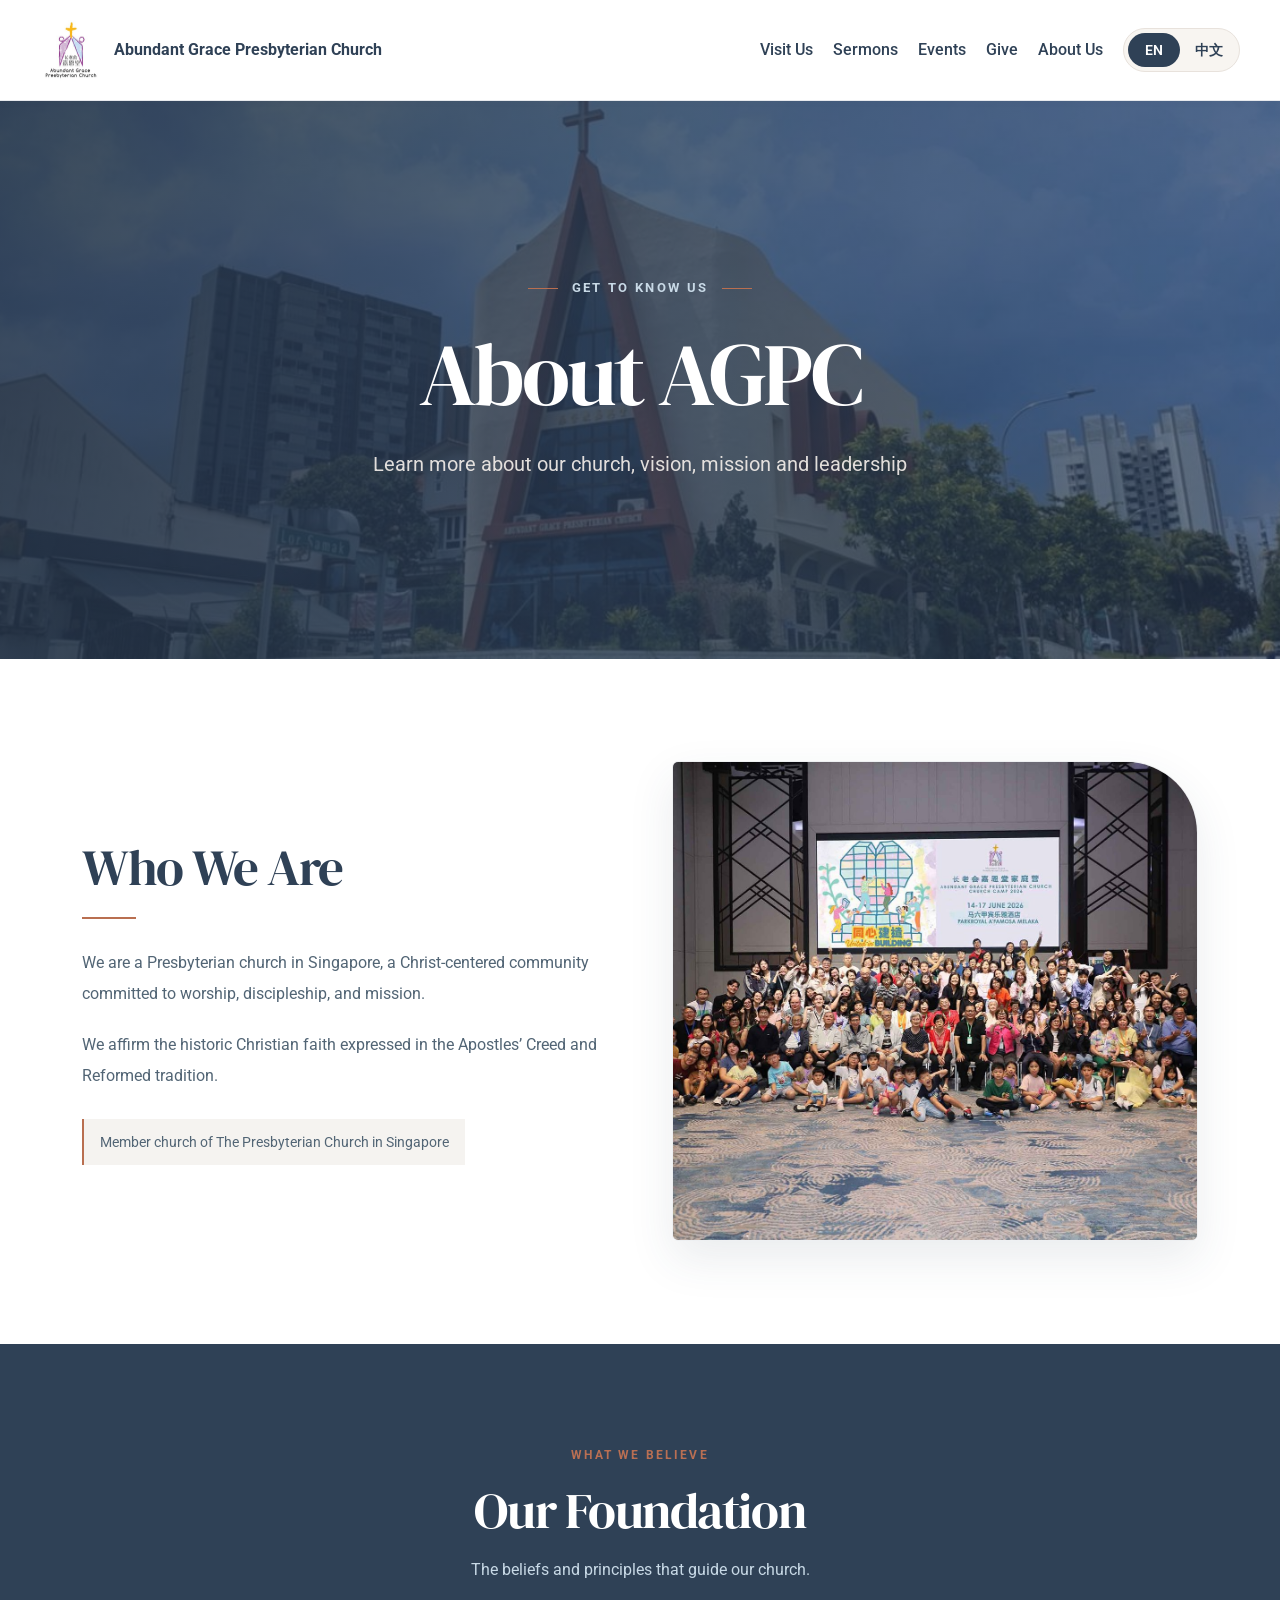
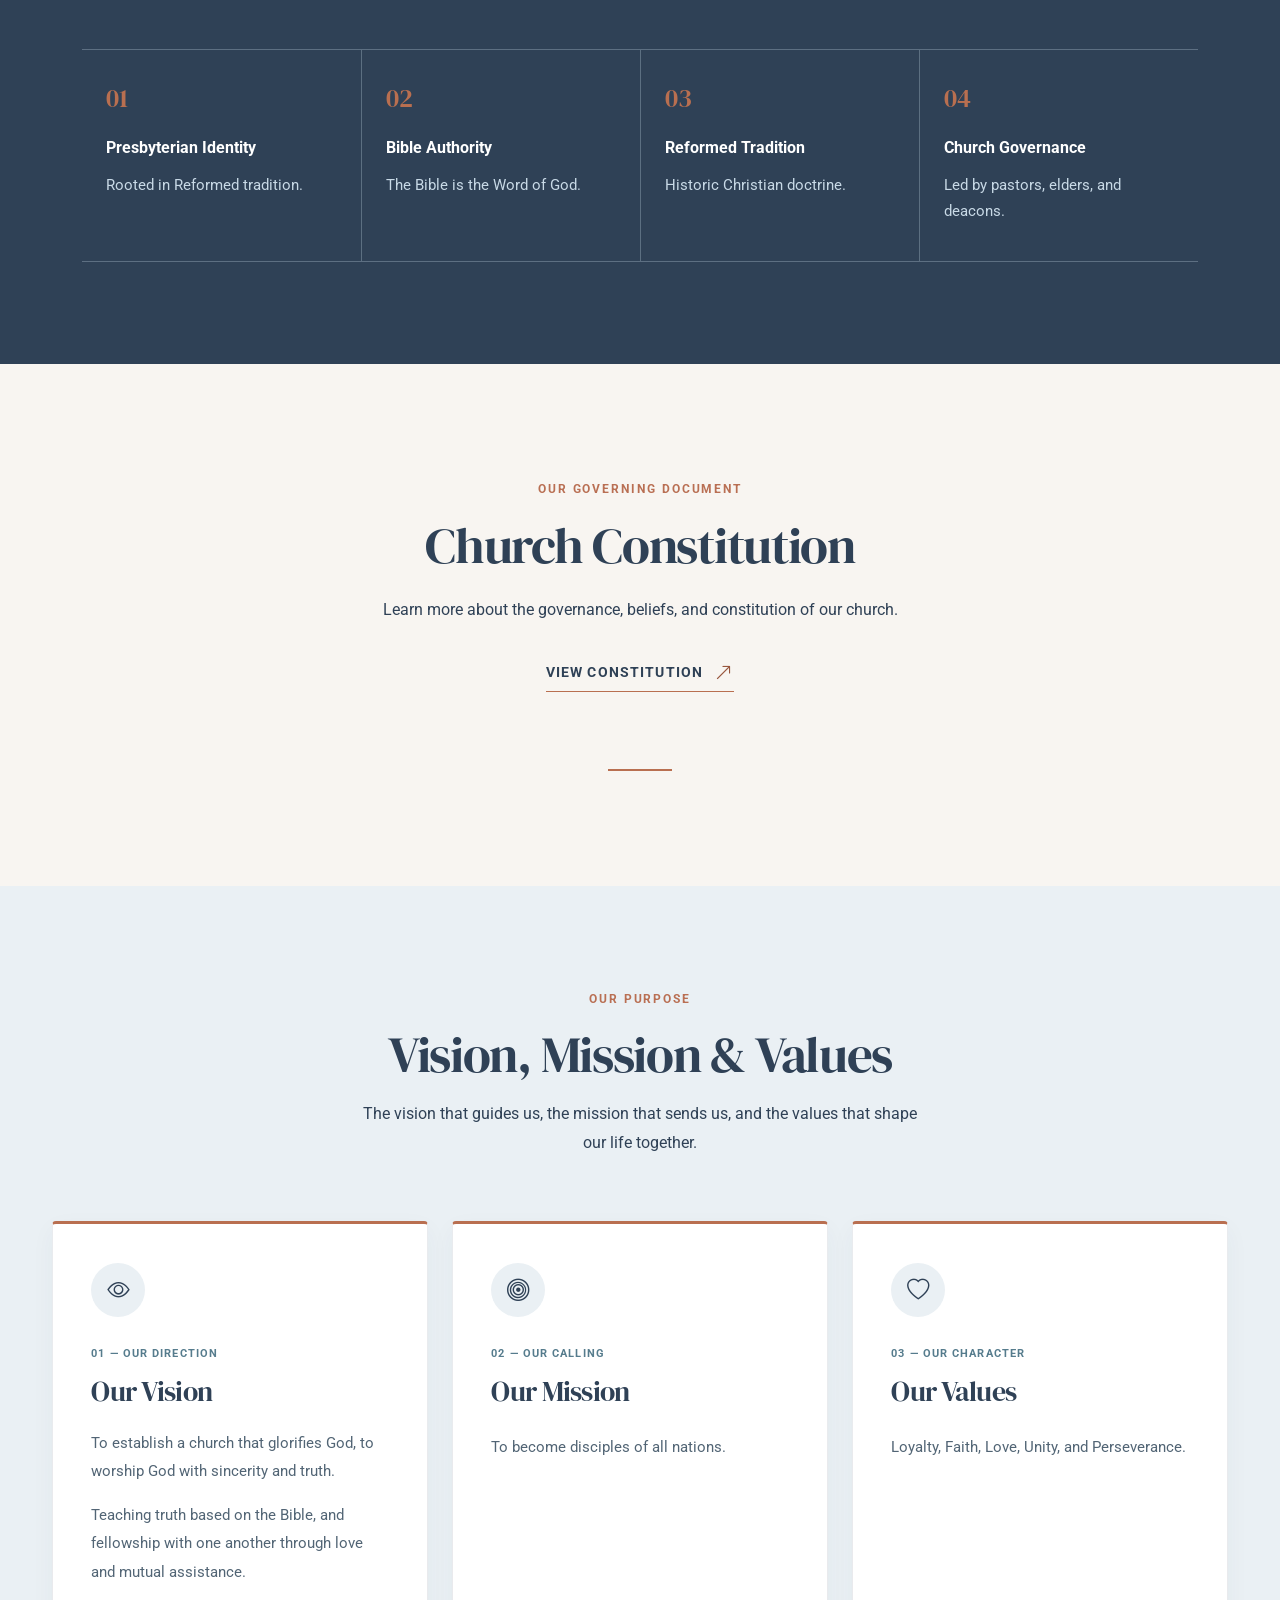
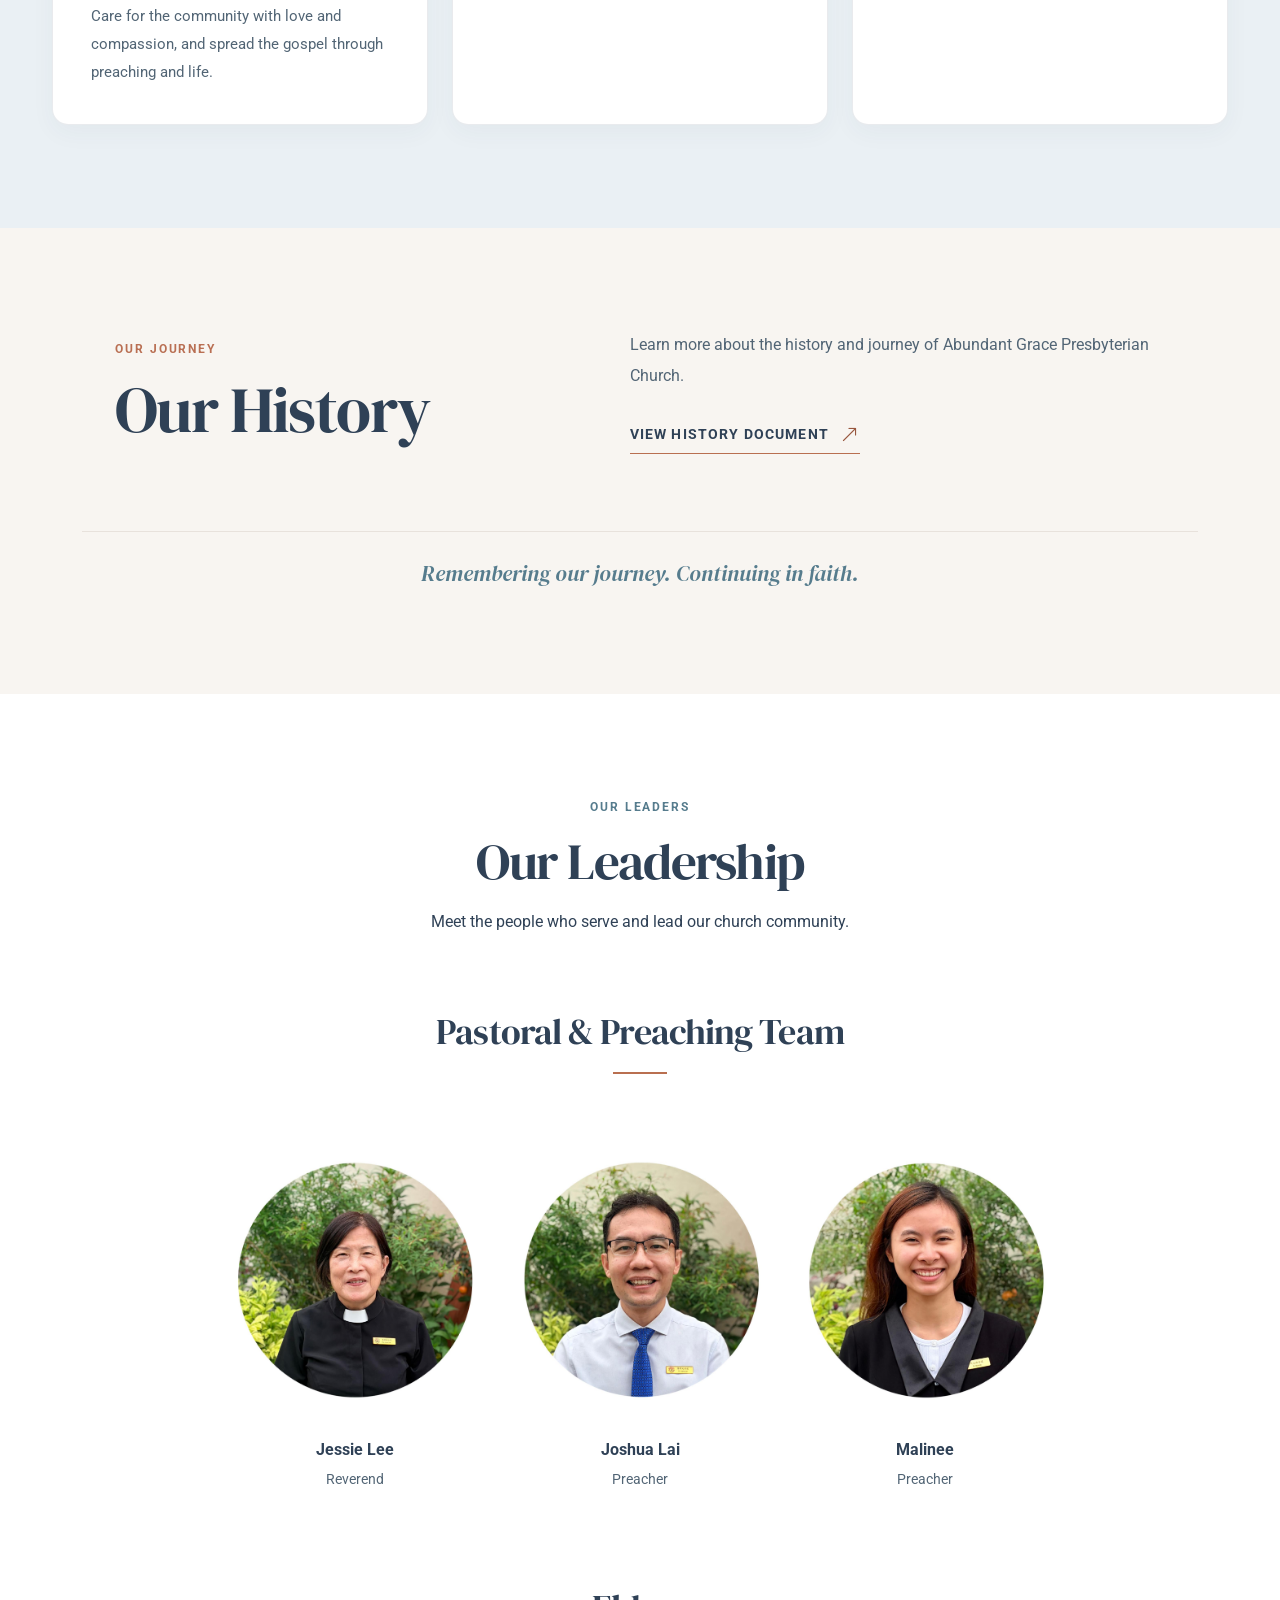
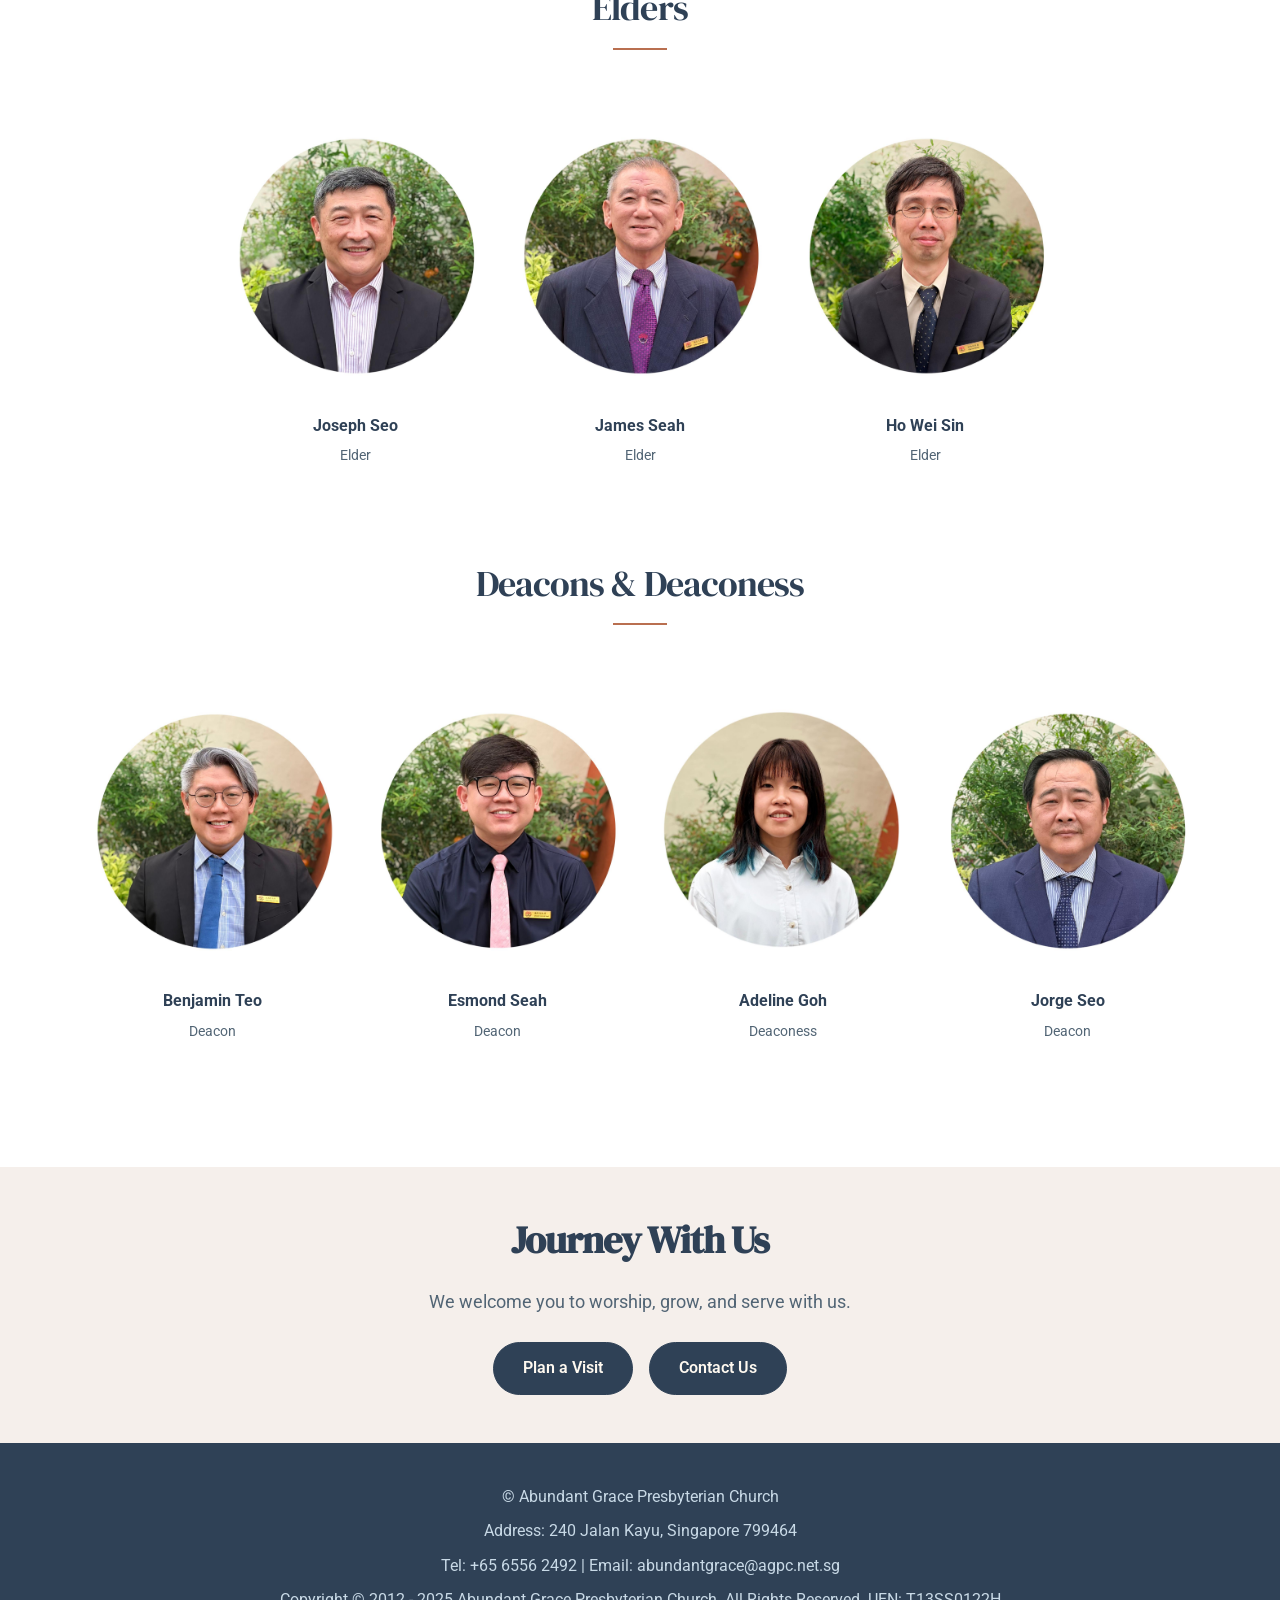
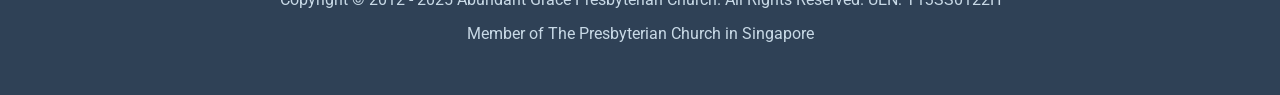
<file: AGPC.html>
<html>
<head>

<meta charset="UTF-8">
<meta name="viewport" content="width=device-width, initial-scale=1">
    
<link rel="preconnect" href="https://fonts.googleapis.com">
<link rel="preconnect" href="https://fonts.gstatic.com" crossorigin>
<link href="https://fonts.googleapis.com/css2?family=Roboto:wght@400;500;600;700&display=swap" rel="stylesheet">
<link href="https://fonts.googleapis.com/css2?family=DM+Serif+Display&display=swap" rel="stylesheet">
<script src="https://cdn.jsdelivr.net/npm/bootstrap@5.3.0/dist/js/bootstrap.bundle.min.js"></script>
    
<link rel="stylesheet" href="CSS/global.css">
<link href="CSS/style.css" type="text/css" rel="stylesheet">
<link rel="stylesheet" href="CSS/agpc.css">

<link href="https://cdn.jsdelivr.net/npm/bootstrap@5.3.0/dist/css/bootstrap.min.css" rel="stylesheet">
    
<script src="utils.js"></script>
<link rel="stylesheet" href="https://cdn.jsdelivr.net/npm/bootstrap-icons@1.11.3/font/bootstrap-icons.min.css">
    
</head>

<body class="agpc-page">

    <!-- NAVBAR -->
    <nav class="navbar navbar-expand-lg myNav">
        <div class="container-fluid d-flex justify-content-between align-items-center">
    
            <a class="navbar-brand d-flex align-items-center customlink" href="index.html">
                <img src="Images/agpc-logo-new-a3-crop_orig.jpg" class="navbar-logo" alt="Logo">
                <span class="navbar-text"
                      data-en="Abundant Grace Presbyterian Church"
                      data-zh="嘉恩堂长老会">
                    Abundant Grace Presbyterian Church
                </span>
            </a>
    
            <div class="d-flex align-items-center">
    
                <button class="navbar-toggler me-3" type="button" data-bs-toggle="collapse" data-bs-target="#navbarNav">
                    <span class="navbar-toggler-icon"></span>
                </button>
    
                <div class="collapse navbar-collapse" id="navbarNav">
                    <ul class="navbar-nav ms-auto align-items-center">
    
                        <li class="nav-item">
                            <a class="nav-link" href="Visit Us.html"
                               data-en="Visit Us" data-zh="来访我们">Visit Us</a>
                        </li>
    
                        <li class="nav-item">
                            <a class="nav-link" href="Sermons.html"
                               data-en="Sermons" data-zh="讲道">Sermons</a>
                        </li>
    
                        <li class="nav-item">
                            <a class="nav-link" href="Events.html"
                               data-en="Events" data-zh="活动">Events</a>
                        </li>
    
                        <li class="nav-item">
                            <a class="nav-link" href="Give.html"
                               data-en="Give" data-zh="奉献">Give</a>
                        </li>
    
                        <li class="nav-item dropdown">
                            <a class="nav-link dropdown-toggle" href="#" role="button" data-bs-toggle="dropdown"
                                aria-expanded="false" data-en="About Us" data-zh="关于我们">About Us</a>
                            <ul class="dropdown-menu">
                            <li><a class="dropdown-item" href="AGPC.html" data-en="AGPC" data-zh="嘉恩堂">AGPC</a></li>
                            <li><a class="dropdown-item" href="Ministries.html" data-en="Ministries" data-zh="事工">Ministries</a></li>
                            <li><a class="dropdown-item" href="Connect.html" data-en="Connect" data-zh="联系我们">Connect</a></li>
                            </ul>
                        </li>
    
                        <li class="nav-item">
                            <button
                                class="lang-toggle"
                                id="languageToggle"
                                type="button"
                                aria-label="Switch language"
                                aria-pressed="false"
                            >
                                <span class="lang-toggle-option" data-lang="en">EN</span>
                                <span class="lang-toggle-option" data-lang="zh">中文</span>
                                <span class="lang-toggle-slider" aria-hidden="true"></span>
                            </button>
                        </li>
    
                    </ul>
                </div>
            </div>
        </div>
    </nav>
    
    <!-- HERO -->
    <section class="agpc-hero">
        <div class="container agpc-hero-content">
    
            <div class="agpc-hero-eyebrow">
                <span class="agpc-hero-eyebrow-line"></span>
                <span data-en="GET TO KNOW US"
                      data-zh="认识我们">
                    GET TO KNOW US
                </span>
                <span class="agpc-hero-eyebrow-line"></span>
            </div>
    
            <h1 data-en="About AGPC"
                data-zh="关于嘉恩堂">
                About AGPC
            </h1>
    
            <p data-en="Learn more about our church, vision, mission and leadership"
               data-zh="了解我们的教会、异象、使命与领袖团队">
                Learn more about our church, vision, mission and leadership
            </p>
    
        </div>
    </section>
    
    <!-- WHO WE ARE -->
    <section class="py-5 agpc-intro">
        <div class="container">
    
            <div class="row align-items-center g-4">
    
                <div class="col-md-6">
    
                    <h2 data-en="Who We Are" data-zh="我们是谁">
                        Who We Are
                    </h2>
    
                    <p data-en="We are a Presbyterian church in Singapore, a Christ-centered community committed to worship, discipleship, and mission."
                       data-zh="我们是新加坡的长老会教会，以基督为中心，致力于敬拜、门徒训练与宣教。">
                        We are a Presbyterian church in Singapore, a Christ-centered community committed to worship, discipleship, and mission.
                    </p>
    
                    <p data-en="We affirm the historic Christian faith expressed in the Apostles’ Creed and Reformed tradition."
                       data-zh="我们持守《使徒信经》所表达的历史性基督教信仰及改革宗传统。">
                        We affirm the historic Christian faith expressed in the Apostles’ Creed and Reformed tradition.
                    </p>
    
                    <p class="text-muted small mt-2"
                       data-en="Member church of The Presbyterian Church in Singapore"
                       data-zh="新加坡长老会的成员教会">
                        Member church of The Presbyterian Church in Singapore
                    </p>
    
                </div>
    
                <div class="col-md-6">
                    <img src="Images/AGPC/church camp 2026.jpeg" class="img-fluid intro-image" alt="Abundant Grace Presbyterian Church">
                </div>
    
            </div>
        </div>
    </section>
    
    
    <!-- FOUNDATION -->
    <section class="agpc-foundation text-center">
        <div class="container">
    
            <p class="section-eyebrow"
               data-en="WHAT WE BELIEVE"
               data-zh="我们的信仰">
                WHAT WE BELIEVE
            </p>
    
            <h2 data-en="Our Foundation"
                data-zh="我们的根基">
                Our Foundation
            </h2>
    
            <p class="foundation-intro"
               data-en="The beliefs and principles that guide our church."
               data-zh="引导我们教会的信仰与原则。">
                The beliefs and principles that guide our church.
            </p>
    
            <div class="foundation-grid">
    
                <div class="foundation-item">
                    <span class="foundation-number">01</span>
                    <h5 data-en="Presbyterian Identity"
                        data-zh="长老会传统">
                        Presbyterian Identity
                    </h5>
                    <p data-en="Rooted in Reformed tradition."
                       data-zh="扎根于改革宗传统。">
                        Rooted in Reformed tradition.
                    </p>
                </div>
    
                <div class="foundation-item">
                    <span class="foundation-number">02</span>
                    <h5 data-en="Bible Authority"
                        data-zh="圣经权威">
                        Bible Authority
                    </h5>
                    <p data-en="The Bible is the Word of God."
                       data-zh="圣经是上帝的话语。">
                        The Bible is the Word of God.
                    </p>
                </div>
    
                <div class="foundation-item">
                    <span class="foundation-number">03</span>
                    <h5 data-en="Reformed Tradition"
                        data-zh="改革宗传统">
                        Reformed Tradition
                    </h5>
                    <p data-en="Historic Christian doctrine."
                       data-zh="历史性的基督教教义。">
                        Historic Christian doctrine.
                    </p>
                </div>
    
                <div class="foundation-item">
                    <span class="foundation-number">04</span>
                    <h5 data-en="Church Governance"
                        data-zh="教会治理">
                        Church Governance
                    </h5>
                    <p data-en="Led by pastors, elders, and deacons."
                       data-zh="由牧师、长老与执事治理。">
                        Led by pastors, elders, and deacons.
                    </p>
                </div>
    
            </div>
        </div>
    </section>

    
    <!-- CHURCH CONSTITUTION -->
    <section class="agpc-resource agpc-constitution">
        <div class="container">
    
            <div class="constitution-content">
    
                <p class="section-eyebrow"
                   data-en="OUR GOVERNING DOCUMENT"
                   data-zh="我们的治理文件">
                    OUR GOVERNING DOCUMENT
                </p>
    
                <h2 data-en="Church Constitution"
                    data-zh="教会法规">
                    Church Constitution
                </h2>
    
                <p class="constitution-description"
                   data-en="Learn more about the governance, beliefs, and constitution of our church."
                   data-zh="了解本教会的信仰与法规。">
                    Learn more about the governance, beliefs, and constitution of our church.
                </p>
    
                <a href="agpc_constitution_2021__english_and_chinese_.pdf"
                   target="_blank"
                   rel="noopener noreferrer"
                   class="agpc-visit-link">
                    <span data-en="VIEW CONSTITUTION"
                          data-zh="查看章程">
                        VIEW CONSTITUTION
                    </span>
                    <i class="bi bi-arrow-up-right"
                       aria-hidden="true"></i>
                </a>
    
            </div>
    
            <div class="constitution-bottom-line" aria-hidden="true"></div>
    
        </div>
    </section>

    
    <!-- VISION + MISSION + VALUES -->
    <section id="vision-mission" class="info-section">
    
        <div class="container">
    
            <div class="vision-heading">
                <p class="section-eyebrow"
                   data-en="OUR PURPOSE"
                   data-zh="我们的宗旨">
                    OUR PURPOSE
                </p>
    
                <h2 data-en="Vision, Mission & Values"
                    data-zh="异象、使命与价值观">
                    Vision, Mission & Values
                </h2>
    
                <p class="vision-intro"
                   data-en="The vision that guides us, the mission that sends us, and the values that shape our life together."
                   data-zh="引导我们的异象、差遣我们的使命，以及塑造我们共同生活的价值观。">
                    The vision that guides us, the mission that sends us, and the values that shape our life together.
                </p>
            </div>
    
            <div class="vision-grid">
    
                <!-- VISION -->
                <article class="info-card">
    
                    <div class="info-icon">
                        <i class="bi bi-eye" aria-hidden="true"></i>
                    </div>
    
                    <p class="info-card-label"
                       data-en="01 — OUR DIRECTION"
                       data-zh="01 — 我们的方向">
                        01 — OUR DIRECTION
                    </p>
    
                    <h3 data-en="Our Vision"
                        data-zh="我们的异象">
                        Our Vision
                    </h3>
    
                    <div class="info-card-copy">
                        <p data-en="To establish a church that glorifies God, to worship God with sincerity and truth."
                           data-zh="建立一间荣耀上帝的教会，以真情和真理敬拜上帝。">
                            To establish a church that glorifies God, to worship God with sincerity and truth.
                        </p>
    
                        <p data-en="Teaching truth based on the Bible, and fellowship with one another through love and mutual assistance."
                           data-zh="以圣经为根据教导真理、以互爱和互助彼此团契。">
                            Teaching truth based on the Bible, and fellowship with one another through love and mutual assistance.
                        </p>
    
                        <p data-en="Care for the community with love and compassion, and spread the gospel through preaching and life."
                           data-zh="以慈爱和怜悯关怀社区、以宣道和生命广传福音。">
                            Care for the community with love and compassion, and spread the gospel through preaching and life.
                        </p>
                    </div>
    
                </article>
    
                <!-- MISSION -->
                <article class="info-card">
    
                    <div class="info-icon">
                        <i class="bi bi-bullseye" aria-hidden="true"></i>
                    </div>
    
                    <p class="info-card-label"
                       data-en="02 — OUR CALLING"
                       data-zh="02 — 我们的呼召">
                        02 — OUR CALLING
                    </p>
    
                    <h3 data-en="Our Mission"
                        data-zh="我们的使命">
                        Our Mission
                    </h3>
    
                    <div class="info-card-copy">
                        <p class="mission-statement"
                           data-en="To become disciples of all nations."
                           data-zh="去使万民作主的门徒。">
                            To become disciples of all nations.
                        </p>
                    </div>
    
                </article>
    
                <!-- VALUES -->
                <article class="info-card">
    
                    <div class="info-icon">
                        <i class="bi bi-heart" aria-hidden="true"></i>
                    </div>
    
                    <p class="info-card-label"
                       data-en="03 — OUR CHARACTER"
                       data-zh="03 — 我们的品格">
                        03 — OUR CHARACTER
                    </p>
    
                    <h3 data-en="Our Values"
                        data-zh="我们的价值观">
                        Our Values
                    </h3>
    
                    <div class="info-card-copy">
                        <p class="values-statement"
                           data-en="Loyalty, Faith, Love, Unity, and Perseverance."
                           data-zh="忠心、信心、爱心、同心、恒心。">
                            Loyalty, Faith, Love, Unity, and Perseverance.
                        </p>
                    </div>
    
                </article>
    
            </div>
        </div>
    
    </section>

   
    <!-- STORY / OUR HISTORY -->
    <section class="agpc-resource agpc-history">
        <div class="container">
    
            <div class="history-layout">
    
                <div class="history-heading">
                    <p class="section-eyebrow"
                       data-en="OUR JOURNEY"
                       data-zh="我们的历程">
                        OUR JOURNEY
                    </p>
    
                    <h2 data-en="Our History"
                        data-zh="我们的历史">
                        Our History
                    </h2>
                </div>
    
                <div class="history-content">
    
                    <p data-en="Learn more about the history and journey of Abundant Grace Presbyterian Church."
                       data-zh="了解嘉恩堂长老会的历史与发展历程。">
                        Learn more about the history and journey of Abundant Grace Presbyterian Church.
                    </p>
    
                    <a id="historyDocumentLink"
                       href="#"
                       target="_blank"
                       rel="noopener noreferrer"
                       class="agpc-visit-link">
    
                        <span data-en="VIEW HISTORY DOCUMENT"
                              data-zh="查看教会历史文件">
                            VIEW HISTORY DOCUMENT
                        </span>
    
                        <i class="bi bi-arrow-up-right"
                           aria-hidden="true"></i>
    
                    </a>
    
                </div>
    
            </div>
    
            <div class="history-divider" aria-hidden="true"></div>
    
            <p class="history-note"
               data-en="Remembering our journey. Continuing in faith."
               data-zh="回顾我们的历程，凭信心继续前行。">
                Remembering our journey. Continuing in faith.
            </p>
    
        </div>
    </section>

    
    
    <!-- LEADERSHIP -->
    <section class="py-5 agpc-leadership">
        <div class="container">
    
            <!-- SECTION HEADING -->
            <div class="text-center leadership-heading">
    
                <p class="section-eyebrow"
                   data-en="OUR LEADERS"
                   data-zh="我们的领袖">
                    OUR LEADERS
                </p>
    
                <h2 data-en="Our Leadership"
                    data-zh="我们的领袖团队">
                    Our Leadership
                </h2>
    
                <p class="leadership-intro"
                   data-en="Meet the people who serve and lead our church community."
                   data-zh="认识在教会中服事并带领我们的同工。">
                    Meet the people who serve and lead our church community.
                </p>
    
            </div>
    
            <!-- =====================================
                 PASTORAL & PREACHING TEAM
            ====================================== -->
    
            <div class="leadership-team">
    
                <div class="leadership-team-heading">
    
                    <h3 data-en="Pastoral & Preaching Team"
                        data-zh="牧者与传道团队">
                        Pastoral & Preaching Team
                    </h3>
    
                    <div class="leadership-heading-line"></div>
    
                </div>
    
    
                <div class="row g-4 justify-content-center">
    
    
                    <!-- REVEREND JESSIE LEE -->
                    <div class="col-6 col-md-4 col-lg-3">
    
                        <div class="leader-card">
    
                            <img src="Images/AGPC/Jessie.jpeg"
                                 class="leader-image"
                                 alt="Reverend Jessie Lee">
    
                            <div class="leader-info">
    
                                <h5 data-en="Jessie Lee"
                                    data-zh="李丽梅">
                                    Jessie Lee
                                </h5>
    
                                <p data-en="Reverend"
                                   data-zh="牧师">
                                    Reverend
                                </p>
    
                            </div>
    
                        </div>
    
                    </div>
    
    
                    <!-- PREACHER JOSHUA LAI -->
                    <div class="col-6 col-md-4 col-lg-3">
    
                        <div class="leader-card">
    
                            <img src="Images/AGPC/Joshua.jpeg"
                                 class="leader-image"
                                 alt="Preacher Joshua Lai">
    
                            <div class="leader-info">
    
                                <h5 data-en="Joshua Lai"
                                    data-zh="黎明光">
                                    Joshua Lai
                                </h5>
    
                                <p data-en="Preacher"
                                   data-zh="传道">
                                    Preacher
                                </p>
    
                            </div>
    
                        </div>
    
                    </div>
    
    
                    <!-- PREACHER MALINEE -->
                    <div class="col-6 col-md-4 col-lg-3">
    
                        <div class="leader-card">
    
                            <img src="Images/AGPC/Malinee.jpeg"
                                 class="leader-image"
                                 alt="Preacher Malinee">
    
                            <div class="leader-info">
    
                                <h5 data-en="Malinee"
                                    data-zh="何远婞">
                                    Malinee
                                </h5>
    
                                <p data-en="Preacher"
                                   data-zh="传道">
                                    Preacher
                                </p>
    
                            </div>
                        </div>
                    </div>
                </div>
            </div>
    
            <!-- =====================================
                 ELDER & DEACON BOARD
            ====================================== -->
    
            <div class="leadership-team">
    
                <div class="leadership-team-heading">
    
                    <h3 data-en="Elders"
                        data-zh="长老">
                        Elders
                    </h3>
    
                    <div class="leadership-heading-line"></div>
    
                </div>
    
    
                <div class="row g-4 justify-content-center">
    
    
                    <!-- ELDER JOSEPH SEO -->
                    <div class="col-6 col-md-4 col-lg-3">
    
                        <div class="leader-card">
    
                            <img src="Images/AGPC/Joseph.jpeg"
                                 class="leader-image"
                                 alt="Elder Joseph Seo">
    
                            <div class="leader-info">
    
                                <h5 data-en="Joseph Seo"
                                    data-zh="谢山汉">
                                    Joseph Seo
                                </h5>
    
                                <p data-en="Elder"
                                   data-zh="长老">
                                    Elder
                                </p>
    
                            </div>
    
                        </div>
    
                    </div>
    
    
                    <!-- ELDER JAMES SEAH -->
                    <div class="col-6 col-md-4 col-lg-3">
    
                        <div class="leader-card">
    
                            <img src="Images/AGPC/James.jpeg"
                                 class="leader-image"
                                 alt="Elder James Seah">
    
                            <div class="leader-info">
    
                                <h5 data-en="James Seah"
                                    data-zh="谢冰天">
                                    James Seah
                                </h5>
    
                                <p data-en="Elder"
                                   data-zh="长老">
                                    Elder
                                </p>
    
                            </div>
    
                        </div>
    
                    </div>
    
    
                    <!-- ELDER HO WEI SIN -->
                    <div class="col-6 col-md-4 col-lg-3">
    
                        <div class="leader-card">
    
                            <img src="Images/AGPC/Wei Sin.jpeg"
                                 class="leader-image"
                                 alt="Elder Ho Wei Sin">
    
                            <div class="leader-info">
    
                                <h5 data-en="Ho Wei Sin"
                                    data-zh="何伟信">
                                    Ho Wei Sin
                                </h5>
    
                                <p data-en="Elder"
                                   data-zh="长老">
                                    Elder
                                </p>
    
                            </div>
    
                        </div>
    
                     </div> <!-- End of Ho Wei Sin's column -->

                </div> <!-- End of Elders row -->

            </div> <!-- End of Elders section -->


            <!-- =====================================
                 DEACONS & DEACONESS
            ====================================== -->

            <div class="leadership-team">

                <div class="leadership-team-heading">

                    <h3 data-en="Deacons &amp; Deaconess"
                        data-zh="执事">
                        Deacons &amp; Deaconess
                    </h3>

                    <div class="leadership-heading-line"></div>

                </div>

                <div class="row g-4 justify-content-center">
                    
                    <div class="col-6 col-md-4 col-lg-3">
    
                        <div class="leader-card">
    
                            <img src="Images/AGPC/Benjamin.jpeg"
                                 class="leader-image"
                                 alt="Deacon Benjamin Teo">
    
                            <div class="leader-info">
    
                                <h5 data-en="Benjamin Teo"
                                    data-zh="张胜豪">
                                    Benjamin Teo
                                </h5>
    
                                <p data-en="Deacon"
                                   data-zh="执事">
                                    Deacon
                                </p>
    
                            </div>
    
                        </div>
    
                    </div>
    
    
                    <!-- DEACON ESMOND SEAH -->
                    <div class="col-6 col-md-4 col-lg-3">
    
                        <div class="leader-card">
    
                            <img src="Images/AGPC/Esmond.jpeg"
                                 class="leader-image"
                                 alt="Deacon Esmond Seah">
    
                            <div class="leader-info">
    
                                <h5 data-en="Esmond Seah"
                                    data-zh="谢承信">
                                    Esmond Seah
                                </h5>
    
                                <p data-en="Deacon"
                                   data-zh="执事">
                                    Deacon
                                </p>
    
                            </div>
    
                        </div>
    
                    </div>
    
    
                    <!-- DEACONESS ADELINE GOH -->
                    <div class="col-6 col-md-4 col-lg-3">
    
                        <div class="leader-card">
    
                            <img src="Images/AGPC/Adeline.jpeg"
                                 class="leader-image"
                                 alt="Deaconess Adeline Goh">
    
                            <div class="leader-info">
    
                                <h5 data-en="Adeline Goh"
                                    data-zh="吴盈溢">
                                    Adeline Goh
                                </h5>
    
                                <p data-en="Deaconess"
                                   data-zh="女执事">
                                    Deaconess
                                </p>
    
                            </div>
    
                        </div>
    
                    </div>
    
    
                    <!-- DEACON JORGE SEO -->
                    <div class="col-6 col-md-4 col-lg-3">
    
                        <div class="leader-card">
    
                            <img src="Images/AGPC/Jorge.jpeg"
                                 class="leader-image"
                                 alt="Deacon Jorge Seo">
    
                            <div class="leader-info">
    
                                <h5 data-en="Jorge Seo"
                                    data-zh="谢汉汉">
                                    Jorge Seo
                                </h5>
    
                                <p data-en="Deacon"
                                   data-zh="执事">
                                    Deacon
                                </p>
    
                            </div>
    
                        </div>
    
                    </div>
    
    
                </div>
    
            </div>
    
        </div>
    </section>


    
    
    <!-- CTA -->
    <section class="cta-section text-center py-5">
        <div class="container">
    
            <h2 data-en="Journey With Us"
                data-zh="与我们同行">
                Journey With Us
            </h2>
    
            <p data-en="We welcome you to worship, grow, and serve with us."
               data-zh="我们欢迎您一同敬拜、成长与服事。">
                We welcome you to worship, grow, and serve with us.
            </p>
    
            <div class="agpc-cta-actions">
                <a href="Visit Us.html"
                   class="btn btn-cta"
                   data-en="Plan a Visit"
                   data-zh="计划来访">
                    Plan a Visit
                </a>
    
                <a href="Connect.html"
                   class="btn btn-cta"
                   data-en="Contact Us"
                   data-zh="联系我们">
                    Contact Us
                </a>
            </div>
    
        </div>
    </section>


    <!-- FOOTER -->
    <footer class="footer">
        <div class="container text-center">
            <p>© Abundant Grace Presbyterian Church</p>
            <p>Address: 240 Jalan Kayu, Singapore 799464</p>
            <p>
                Tel: +65 6556 2492 |
                Email: abundantgrace@agpc.net.sg
            </p>
            <p>
                Copyright © 2012 - 2025 Abundant Grace Presbyterian Church.
                All Rights Reserved. UEN: T13SS0122H
            </p>
            <p>Member of The Presbyterian Church in Singapore</p>
        </div>
    </footer>

</body>
</html>
</file>
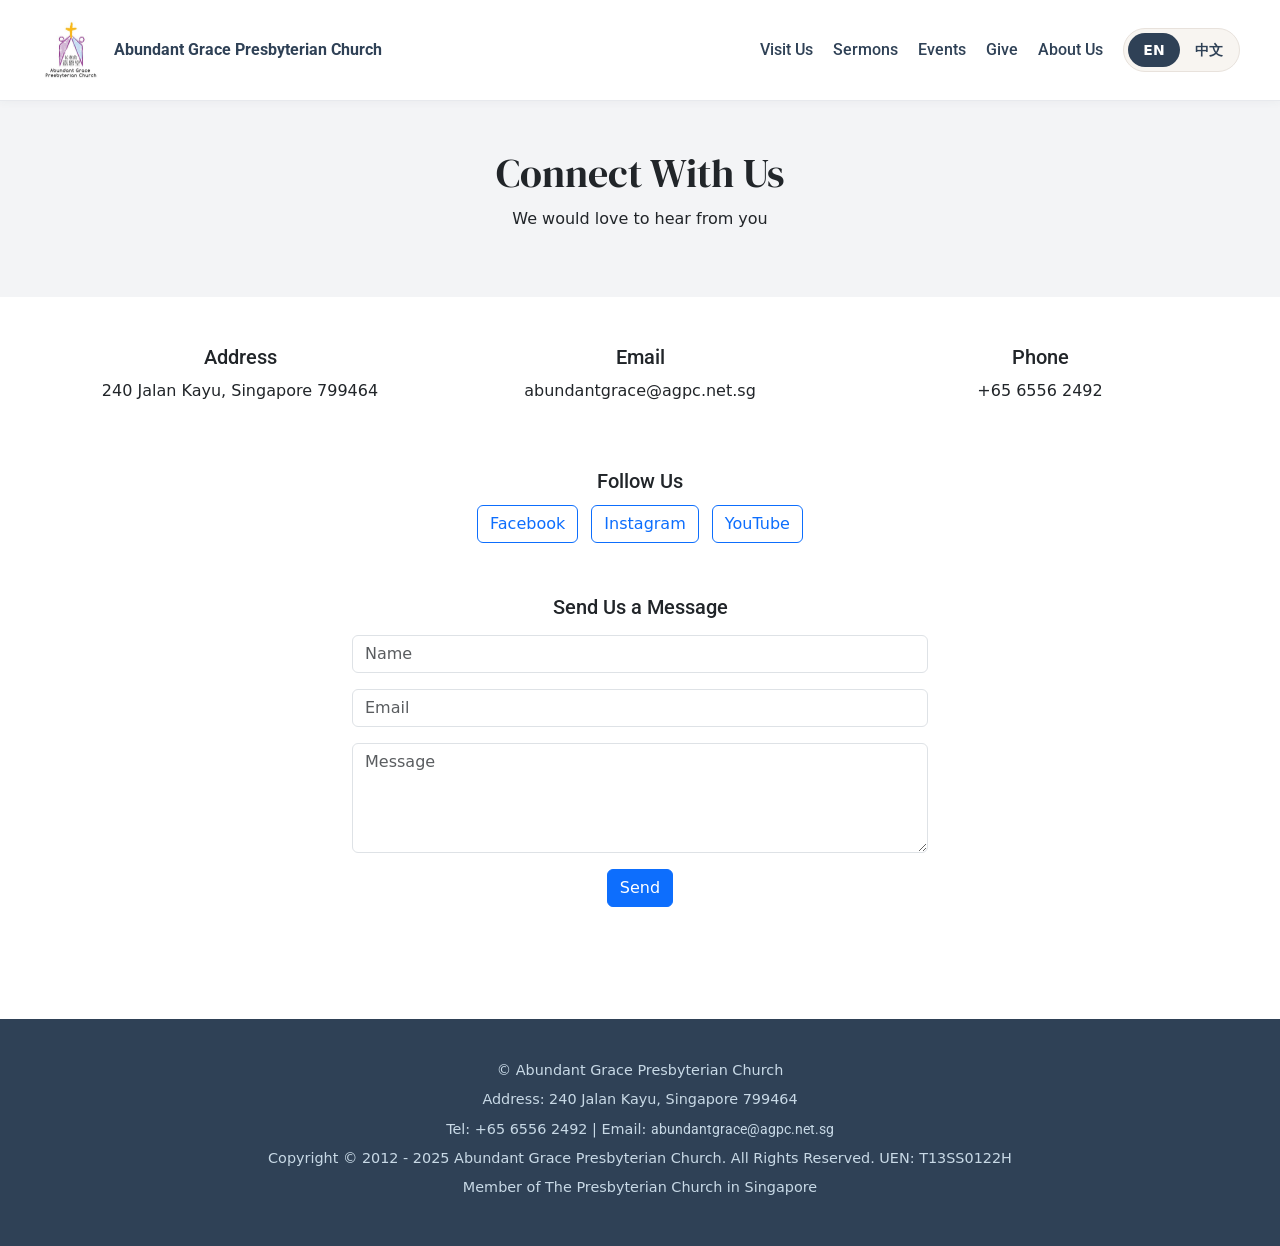
<file: Connect.html>
<html>
    <head>

        <meta charset="UTF-8">
        <meta name="viewport" content="width=device-width, initial-scale=1">
        
        <link rel="preconnect" href="https://fonts.googleapis.com">
        <link rel="preconnect" href="https://fonts.gstatic.com" crossorigin>
        <link href="https://fonts.googleapis.com/css2?family=Roboto:wght@400;500;600;700&display=swap" rel="stylesheet">
        <link href="https://fonts.googleapis.com/css2?family=DM+Serif+Display&display=swap" rel="stylesheet">

        <script src="https://cdn.jsdelivr.net/npm/bootstrap@5.3.0/dist/js/bootstrap.bundle.min.js"></script>
        
        <link rel="stylesheet" href="CSS/global.css">
        <link href="CSS/style.css" type="text/css" rel="stylesheet">
        <link rel="stylesheet" href="CSS/connect.css">
        
        <link href="https://cdn.jsdelivr.net/npm/bootstrap@5.3.0/dist/css/bootstrap.min.css" rel="stylesheet">
        
        <!-- Utils first -->
        <script src="utils.js"></script>

    </head>

    <body>
        <!--
            Everything visible on the webpage goes inside here.
            This includes text, images, buttons, and anything else people can see and click.
            Think of this as the "body" of the page — what the visitor actually sees on screen.
        -->

        <!-- 
            LANGUAGE TOGGLE GUIDE:
            - The button at the end of the navbar switches between English and Chinese.
            - Each text item has a data-en="English text" and data-zh="Chinese text".
            - To change a label, just update those attributes. Example:
                <a data-en="Home" data-zh="首页">Home</a>
        -->


        <!-- Navbar -->
        <nav class="navbar navbar-expand-lg myNav">
            <div class="container-fluid d-flex justify-content-between align-items-center">
                <!-- Logo on the LEFT -->
                <a class="navbar-brand d-flex align-items-center customlink" href="index.html">
                    <img src="Images/agpc-logo-new-a3-crop_orig.jpg" alt="Church Logo" class="navbar-logo">
                    <span class="navbar-text"data-en="Abundant Grace Presbyterian Church"
                      data-zh="嘉恩堂长老会">
                    Abundant Grace Presbyterian Church</span>
                </a>

                <!-- This wrapper contains all nav links and toggle button on the RIGHT -->
                <div class="d-flex align-items-center">
                <!-- Navbar toggler (for small screens) -->
                <button class="navbar-toggler me-3" type="button" data-bs-toggle="collapse" data-bs-target="#navbarNav"
                    aria-controls="navbarNav" aria-expanded="false" aria-label="Toggle navigation">
                    <span class="navbar-toggler-icon"></span>
                </button>

                <!-- Collapsible nav links -->
                <div class="collapse navbar-collapse" id="navbarNav">
                    <ul class="navbar-nav ms-auto align-items-center">
                    <!-- Your nav items here -->
                    <li class="nav-item">
                        <a class="nav-link" href="Visit Us.html" data-en="Visit Us" data-zh="来访我们">Visit Us</a>
                    </li>
                    <li class="nav-item">
                        <a class="nav-link" href="Sermons.html" data-en="Sermons" data-zh="讲道">Sermons</a>
                    </li>
                    <li class="nav-item">
                        <a class="nav-link" href="Events.html" data-en="Events" data-zh="活动">Events</a>
                    </li>
                    <li class="nav-item">
                        <a class="nav-link" href="Give.html" data-en="Give" data-zh="奉献">Give</a>
                    </li>

                    <!-- Dropdown -->
                    <li class="nav-item dropdown">
                        <a class="nav-link dropdown-toggle" href="#" role="button" data-bs-toggle="dropdown"
                            aria-expanded="false" data-en="About Us" data-zh="关于我们">About Us</a>
                        <ul class="dropdown-menu">
                        <li><a class="dropdown-item" href="AGPC.html" data-en="AGPC" data-zh="嘉恩堂">AGPC</a></li>
                        <li><a class="dropdown-item" href="Ministries.html" data-en="Ministries" data-zh="事工">Ministries</a></li>
                        <li><a class="dropdown-item" href="Connect.html" data-en="Connect" data-zh="联系我们">Connect</a></li>
                        </ul>
                    </li>

                    <!-- Language toggle -->
                    <li class="nav-item">
                        <button
                            class="lang-toggle"
                            id="languageToggle"
                            type="button"
                            aria-label="Switch language"
                            aria-pressed="false"
                        >
                            <span class="lang-toggle-option" data-lang="en">EN</span>
                            <span class="lang-toggle-option" data-lang="zh">中文</span>
                            <span class="lang-toggle-slider" aria-hidden="true"></span>
                        </button>
                    </li>
                    </ul>
                </div>
                </div>
            </div>
        </nav>

        <!-- HERO -->
        <section class="hero-section hero-connect text-center py-5" style="background-color:#f3f4f6;">
        <div class="container">
            <h1 data-en="Connect With Us" data-zh="联系我们">Connect With Us</h1>
            <p data-en="We would love to hear from you" data-zh="我们期待您的联系">
            We would love to hear from you
            </p>
        </div>
        </section>

        <!-- CONTACT INFO -->
        <section class="content-section py-5">
        <div class="container">
            <div class="row text-center mb-5">
            <div class="col-md-4">
                <h5 data-en="Address" data-zh="地址">Address</h5>
                <p>240 Jalan Kayu, Singapore 799464</p>
            </div>
            <div class="col-md-4">
                <h5 data-en="Email" data-zh="邮箱">Email</h5>
                <p>abundantgrace@agpc.net.sg</p>
            </div>
            <div class="col-md-4">
                <h5 data-en="Phone" data-zh="电话">Phone</h5>
                <p>+65 6556 2492</p>
            </div>
            </div>

            <!-- SOCIAL MEDIA -->
            <div class="row text-center mb-5">
            <div class="col">
                <h5 data-en="Follow Us" data-zh="关注我们">Follow Us</h5>
                <a href="https://www.facebook.com/abundantgracepresbyterian" target="_blank" class="btn btn-outline-primary m-1">Facebook</a>
                <a href="#" class="btn btn-outline-primary m-1">Instagram</a>
                <a href="#" class="btn btn-outline-primary m-1">YouTube</a>
            </div>
            </div>

            <!-- CONTACT FORM -->
            <div class="row justify-content-center">
            <div class="col-md-6">
                <h5 class="text-center mb-3" data-en="Send Us a Message" data-zh="发送信息">Send Us a Message</h5>
                <form id="contactForm">
                <div class="mb-3">
                    <input type="text" class="form-control" placeholder="Name" data-en-placeholder="Name" data-zh-placeholder="姓名" required>
                </div>
                <div class="mb-3">
                    <input type="email" class="form-control" placeholder="Email" data-en-placeholder="Email" data-zh-placeholder="邮箱" required>
                </div>
                <div class="mb-3">
                    <textarea class="form-control" rows="4" placeholder="Message" data-en-placeholder="Message" data-zh-placeholder="信息" required></textarea>
                </div>
                <div class="text-center">
                    <button type="submit" class="btn btn-primary" data-en="Send" data-zh="发送">Send</button>
                </div>
                </form>
            </div>
            </div>
        </div>
        </section>


        <!-- FOOTER -->
        <footer class="footer mt-5">
            <div class="container text-center">
                <p>© Abundant Grace Presbyterian Church</p>
                <p>
                    Address: 240 Jalan Kayu, Singapore 799464
                </p>
                <p>
                    Tel: +65 6556 2492 |
                    Email: <a href="mailto:abundantgrace@agpc.net.sg">abundantgrace@agpc.net.sg</a>
                </p>
                <p>
                    Copyright © 2012 - 2025 Abundant Grace Presbyterian Church.
                    All Rights Reserved. UEN: T13SS0122H
                </p>
                <p>Member of The Presbyterian Church in Singapore</p>
            </div>
        </footer>

    </body>



</html>
</file>
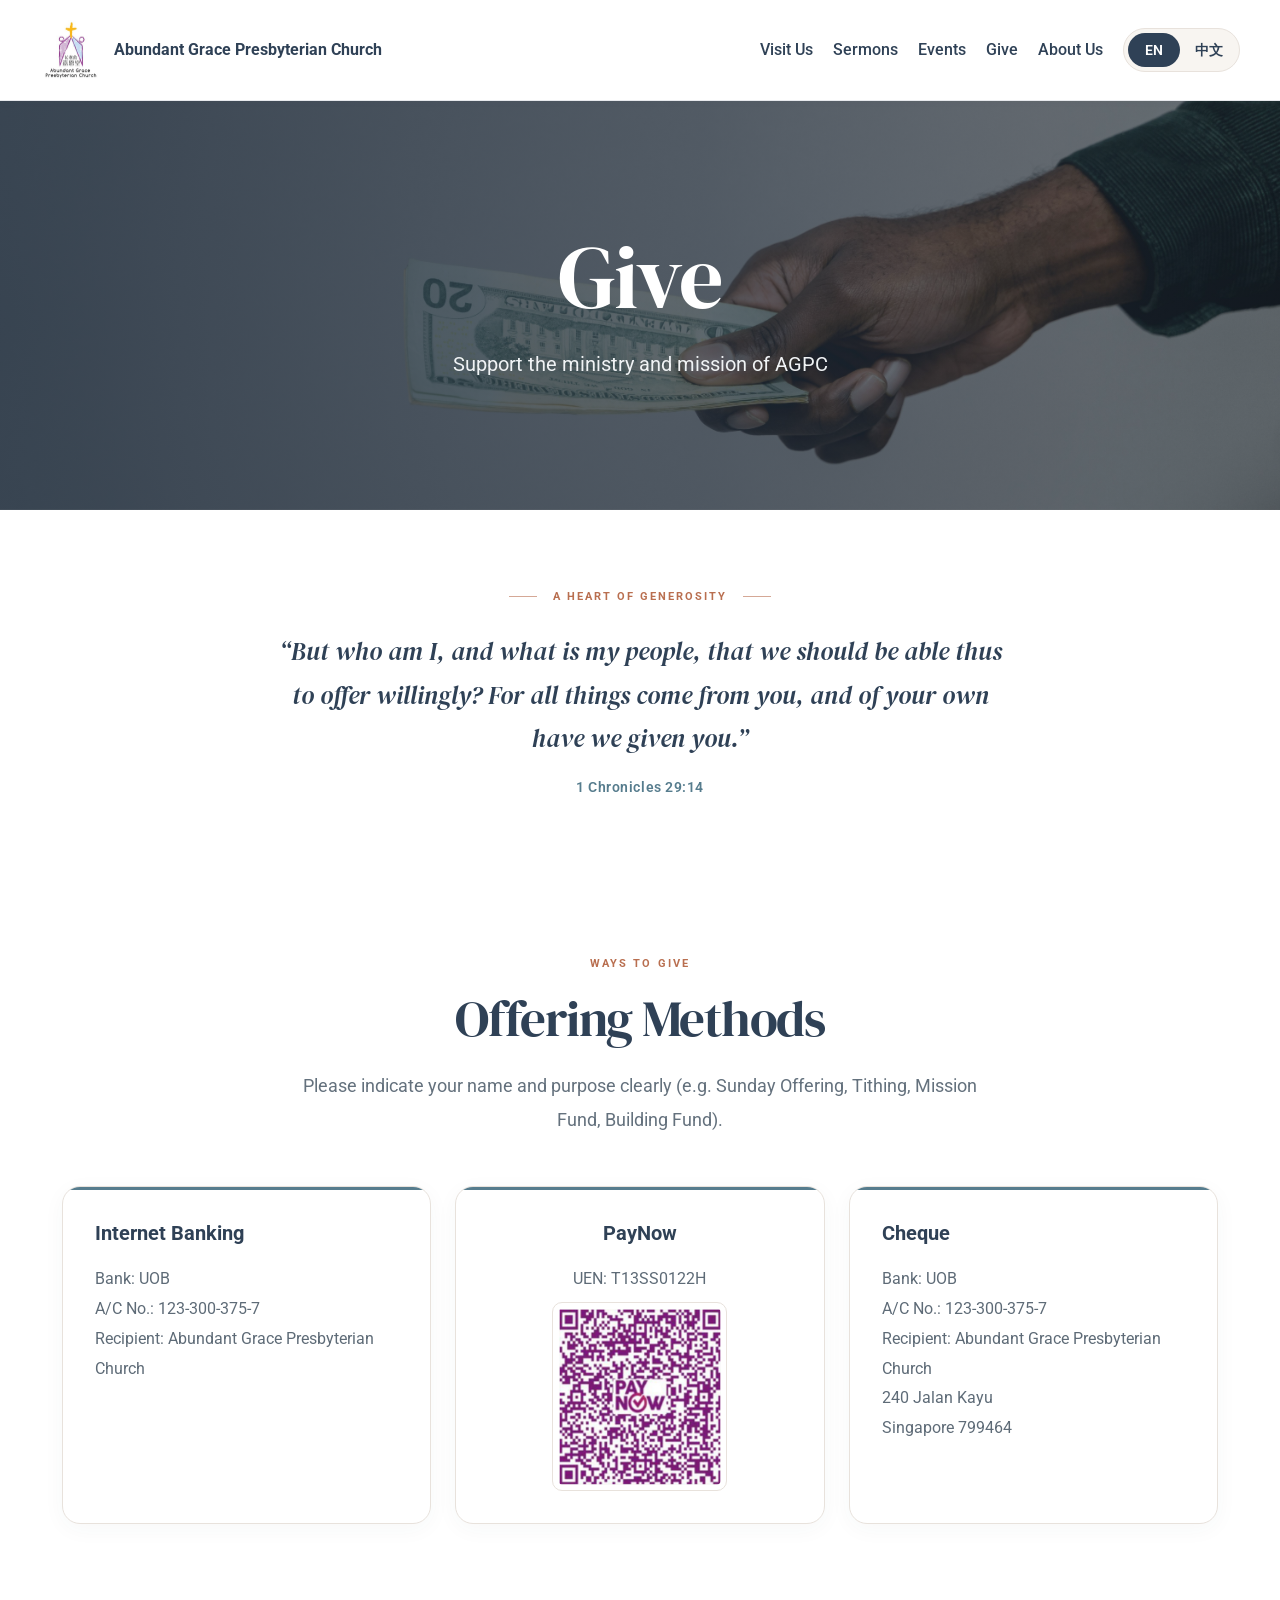
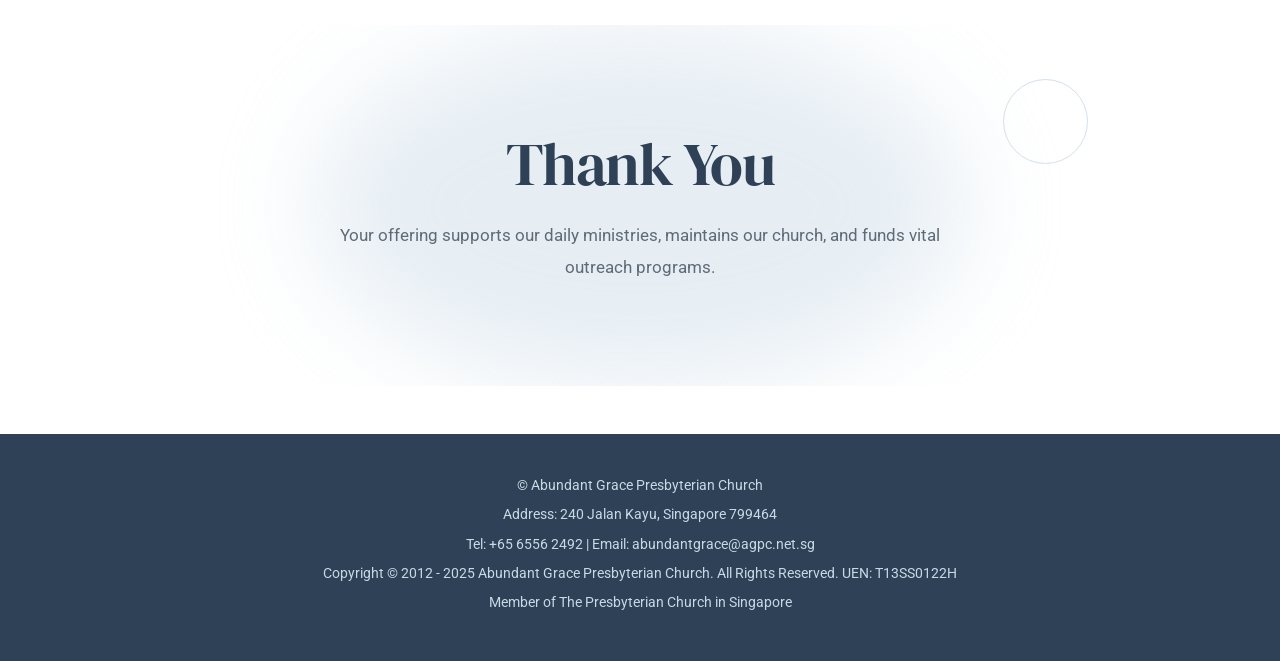
<file: Give.html>
<html>
    <head>

        <meta charset="UTF-8">
        <meta name="viewport" content="width=device-width, initial-scale=1">

        <link rel="preconnect" href="https://fonts.googleapis.com">
        <link rel="preconnect" href="https://fonts.gstatic.com" crossorigin>
        <link href="https://fonts.googleapis.com/css2?family=Roboto:wght@400;500;600;700&display=swap" rel="stylesheet">
        <link href="https://fonts.googleapis.com/css2?family=DM+Serif+Display&display=swap" rel="stylesheet">
               
        <link href="https://cdn.jsdelivr.net/npm/bootstrap@5.3.0/dist/css/bootstrap.min.css" rel="stylesheet">
        <script src="https://cdn.jsdelivr.net/npm/bootstrap@5.3.0/dist/js/bootstrap.bundle.min.js"></script>
        
        <link rel="stylesheet" href="CSS/global.css">
        <link href="CSS/style.css" type="text/css" rel="stylesheet">
        <link rel="stylesheet" href="CSS/give.css">
        
        <!-- Utils first -->
        <script src="utils.js"></script>

    </head>

    <body>
        <!--
            Everything visible on the webpage goes inside here.
            This includes text, images, buttons, and anything else people can see and click.
            Think of this as the "body" of the page — what the visitor actually sees on screen.
        -->

        <!-- 
            LANGUAGE TOGGLE GUIDE:
            - The button at the end of the navbar switches between English and Chinese.
            - Each text item has a data-en="English text" and data-zh="Chinese text".
            - To change a label, just update those attributes. Example:
                <a data-en="Home" data-zh="首页">Home</a>
        -->


        <!-- Navbar -->
        <nav class="navbar navbar-expand-lg myNav">
            <div class="container-fluid d-flex justify-content-between align-items-center">
                <!-- Logo on the LEFT -->
                <a class="navbar-brand d-flex align-items-center customlink" href="index.html">
                    <img src="Images/agpc-logo-new-a3-crop_orig.jpg" alt="Church Logo" class="navbar-logo">
                    <span class="navbar-text"data-en="Abundant Grace Presbyterian Church"
                      data-zh="嘉恩堂长老会">
                    Abundant Grace Presbyterian Church</span>
                </a>

                <!-- This wrapper contains all nav links and toggle button on the RIGHT -->
                <div class="d-flex align-items-center">
                <!-- Navbar toggler (for small screens) -->
                <button class="navbar-toggler me-3" type="button" data-bs-toggle="collapse" data-bs-target="#navbarNav"
                    aria-controls="navbarNav" aria-expanded="false" aria-label="Toggle navigation">
                    <span class="navbar-toggler-icon"></span>
                </button>

                <!-- Collapsible nav links -->
                <div class="collapse navbar-collapse" id="navbarNav">
                    <ul class="navbar-nav ms-auto align-items-center">
                    <!-- Your nav items here -->
                    <li class="nav-item">
                        <a class="nav-link" href="Visit Us.html" data-en="Visit Us" data-zh="来访我们">Visit Us</a>
                    </li>
                    <li class="nav-item">
                        <a class="nav-link" href="Sermons.html" data-en="Sermons" data-zh="讲道">Sermons</a>
                    </li>
                    <li class="nav-item">
                        <a class="nav-link" href="Events.html" data-en="Events" data-zh="活动">Events</a>
                    </li>
                    <li class="nav-item">
                        <a class="nav-link" href="Give.html" data-en="Give" data-zh="奉献">Give</a>
                    </li>

                    <!-- Dropdown -->
                    <li class="nav-item dropdown">
                        <a class="nav-link dropdown-toggle" href="#" role="button" data-bs-toggle="dropdown"
                            aria-expanded="false" data-en="About Us" data-zh="关于我们">About Us</a>
                        <ul class="dropdown-menu">
                        <li><a class="dropdown-item" href="AGPC.html" data-en="AGPC" data-zh="嘉恩堂">AGPC</a></li>
                        <li><a class="dropdown-item" href="Ministries.html" data-en="Ministries" data-zh="事工">Ministries</a></li>
                        <li><a class="dropdown-item" href="Connect.html" data-en="Connect" data-zh="联系我们">Connect</a></li>
                        </ul>
                    </li>

                    <!-- Language toggle -->
                    <li class="nav-item"> 
                        <button
                            class="lang-toggle"
                            id="languageToggle"
                            type="button"
                            aria-label="Switch language"
                            aria-pressed="false"
                        >
                            <span class="lang-toggle-option" data-lang="en">EN</span>
                            <span class="lang-toggle-option" data-lang="zh">中文</span>
                            <span class="lang-toggle-slider" aria-hidden="true"></span>
                        </button>
                    </li>
                    </ul>
                </div>
                </div>
            </div>
        </nav>

        <!-- HERO / PAGE TITLE -->
        <section class="hero-section hero-give">
        <div class="container text-center">
            <h1 data-en="Give" data-zh="奉献">Give</h1>
            <p data-en="Support the ministry and mission of AGPC"
            data-zh="支持嘉恩堂的事工与使命">
            Support the ministry and mission of AGPC
            </p>
        </div>
        </section>

        <!-- OFFERING VERSE -->
        <section class="offering-verse">
            <div class="container">
                <p class="verse-label"
                   data-en="A HEART OF GENEROSITY"
                   data-zh="慷慨奉献的心">
                    A HEART OF GENEROSITY
                </p>
        
                <p class="verse-text fst-italic mb-3"
                   data-en="“But who am I, and what is my people, that we should be able thus to offer willingly? For all things come from you, and of your own have we given you.”"
                   data-zh="“我算什么，我的民又算什么，竟有力量这样乐意奉献？因为万物都是从祢而来，我们只是把从祢手里得来的，奉献给祢。”">
                    “But who am I, and what is my people, that we should be able thus to offer willingly? For all things come from you, and of your own have we given you.”
                </p>
        
                <small class="verse-reference"
                       data-en="1 Chronicles 29:14"
                       data-zh="历代志上 29:14">
                    1 Chronicles 29:14
                </small>
            </div>
        </section>

        <!-- OFFERING METHODS -->
        <section class="offering-methods">
            <div class="container">
        
                <p class="section-eyebrow"
                   data-en="WAYS TO GIVE"
                   data-zh="奉献方式">
                    WAYS TO GIVE
                </p>
        
                <h2 data-en="Offering Methods"
                    data-zh="奉献方式">
                    Offering Methods
                </h2>
        
                <p class="offering-intro"
                   data-en="Please indicate your name and purpose clearly (e.g. Sunday Offering, Tithing, Mission Fund, Building Fund)."
                   data-zh="请清楚注明您的姓名与奉献用途（如：主日奉献、十一奉献、宣教基金、建堂基金）。">
                    Please indicate your name and purpose clearly
                    (e.g. Sunday Offering, Tithing, Mission Fund, Building Fund).
                </p>

                <div class="row">
    
                <!-- Internet Banking -->
                <div class="col-md-4 mb-4">
                    <div class="card offering-card h-100 shadow-sm">
                        <div class="card-body">
                            <h5 data-en="Internet Banking"
                                data-zh="网上转账">
                                Internet Banking
                            </h5>
                            <p>
                                <span data-en="Bank:"
                                      data-zh="银行：">Bank:</span>
                                UOB<br>
                
                                <span data-en="A/C No.:"
                                      data-zh="账号：">A/C No.:</span>
                                123-300-375-7<br>
                
                                <span data-en="Recipient:"
                                      data-zh="收款人：">Recipient:</span>
                                <span data-en="Abundant Grace Presbyterian Church"
                                      data-zh="嘉恩堂长老会">
                                    Abundant Grace Presbyterian Church
                                </span>
                            </p>
                        </div>
                    </div>
                </div>

                <!-- PayNow -->
                <div class="col-md-4 mb-4">
                    <div class="card offering-card paynow-card h-100 shadow-sm">
                    <div class="card-body">
                        <h5 data-en="PayNow" data-zh="PayNow">PayNow</h5>
                        <p>UEN: T13SS0122H</p>
    
                        <!-- QR IMAGE -->
                        <img src="Images/Give/qr code.jpeg" class="paynow-qr" alt="PayNow QR code for Abundant Grace Presbyterian Church">
                    </div>
                    </div>
                </div>
    
                
                <!-- Cheque -->
                <div class="col-md-4 mb-4">
                    <div class="card offering-card h-100 shadow-sm">
                        <div class="card-body">
                            <h5 data-en="Cheque" data-zh="支票">Cheque</h5>
                            <p>
                                <span data-en="Bank:" data-zh="银行：">Bank:</span>
                                UOB<br>
                                <span data-en="A/C No.:" data-zh="账号：">A/C No.:</span>
                                123-300-375-7<br>
                                <span data-en="Recipient:" data-zh="收款人：">Recipient:</span>
                                Abundant Grace Presbyterian Church<br>
                                240 Jalan Kayu<br>
                                Singapore 799464
                            </p>
                        </div>
                    </div>
                </div>


            </div>
        </section>
            

        <!-- CALL TO ACTION -->
        <section class="give-thanks">
        <div class="container">
            <h2 data-en="Thank You" data-zh="谢谢">Thank You</h2>
            <p data-en="Your offering supports our daily ministries, maintains our church, and funds vital outreach programs."
            data-zh="您的奉献支持着我们的日常事工、维持我们教会的运作，并为重要的社区外展项目提供资金。">
            Your offering supports our daily ministries, maintains our church, and funds vital outreach programs.
            </p>
        </div>
        </section>

        <!-- FOOTER -->
        <footer class="footer mt-5">
            <div class="container text-center">
                <p>© Abundant Grace Presbyterian Church</p>
                <p>
                    Address: 240 Jalan Kayu, Singapore 799464
                </p>
                <p>
                    Tel: +65 6556 2492 |
                    Email: <a href="mailto:abundantgrace@agpc.net.sg">abundantgrace@agpc.net.sg</a>
                </p>
                <p>
                    Copyright © 2012 - 2025 Abundant Grace Presbyterian Church.
                    All Rights Reserved. UEN: T13SS0122H
                </p>
                <p>Member of The Presbyterian Church in Singapore</p>
            </div>
        </footer>

    </body>
</html>
</file>
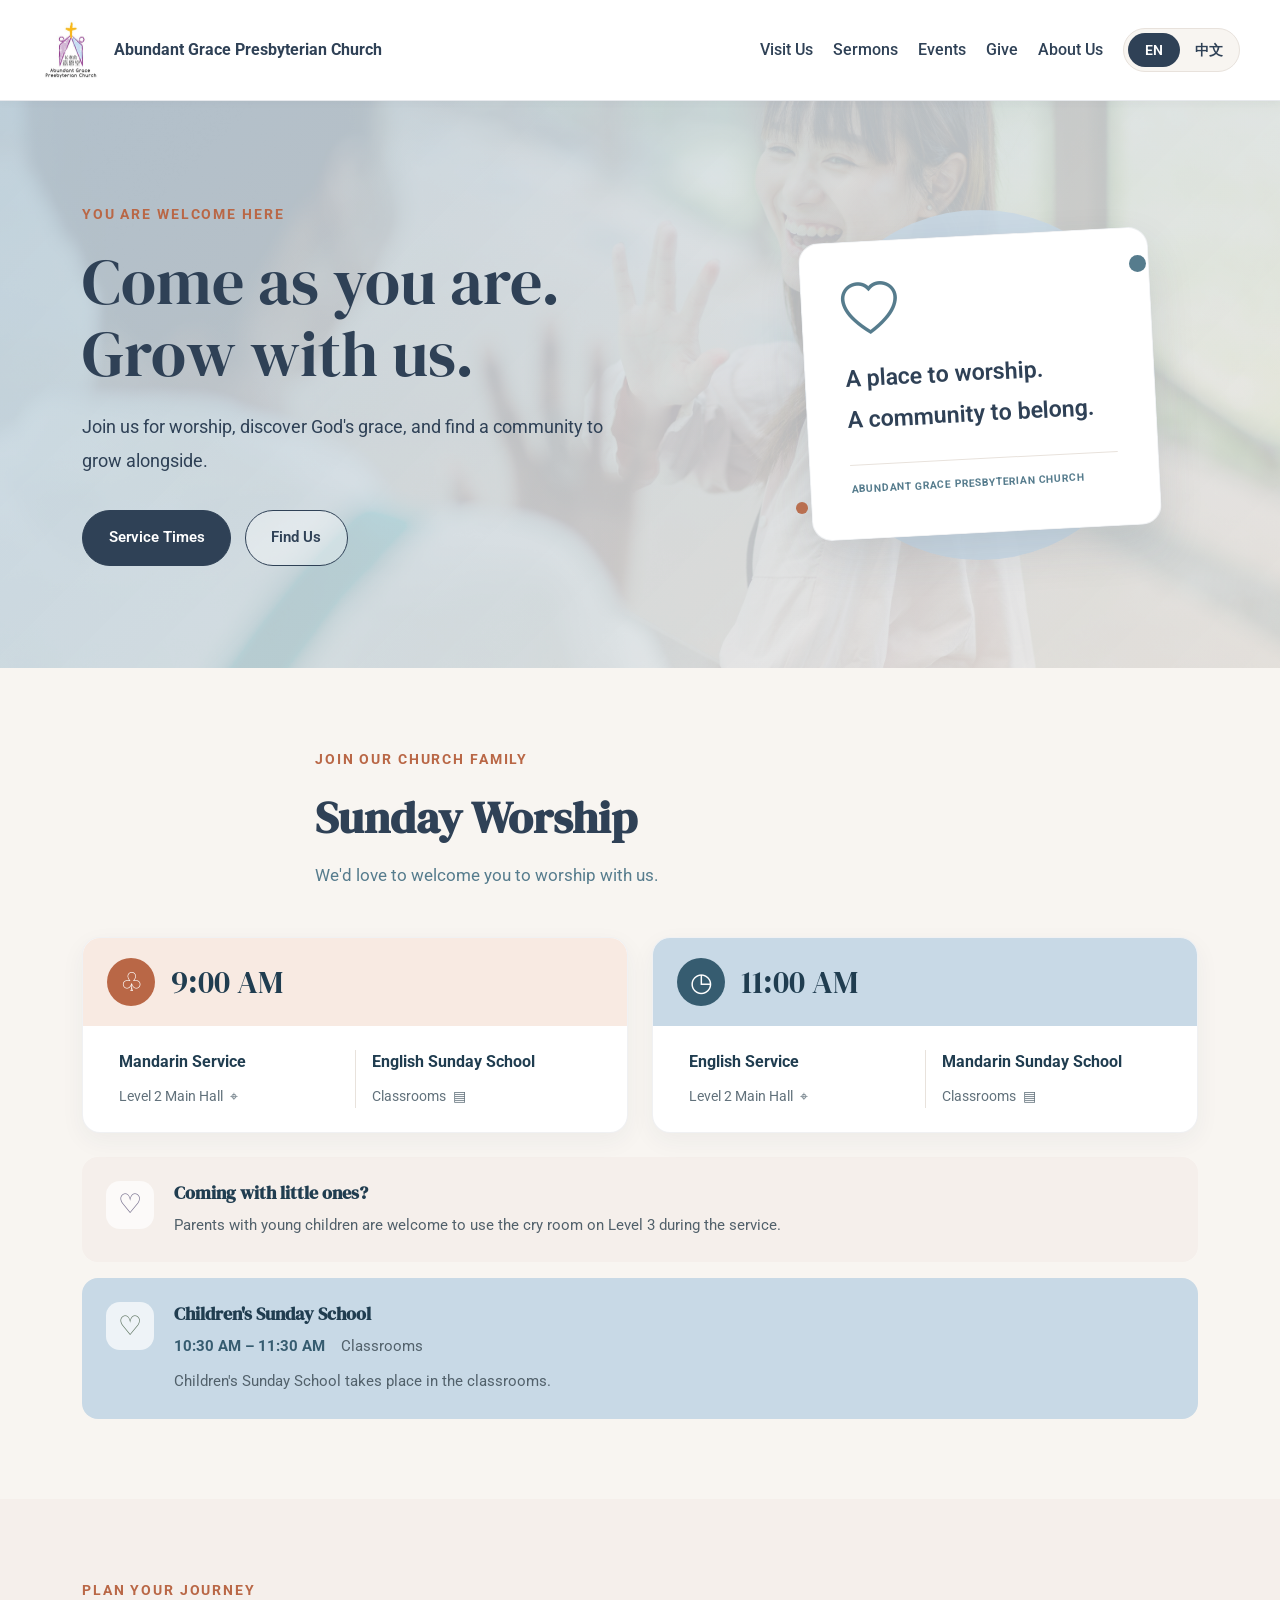
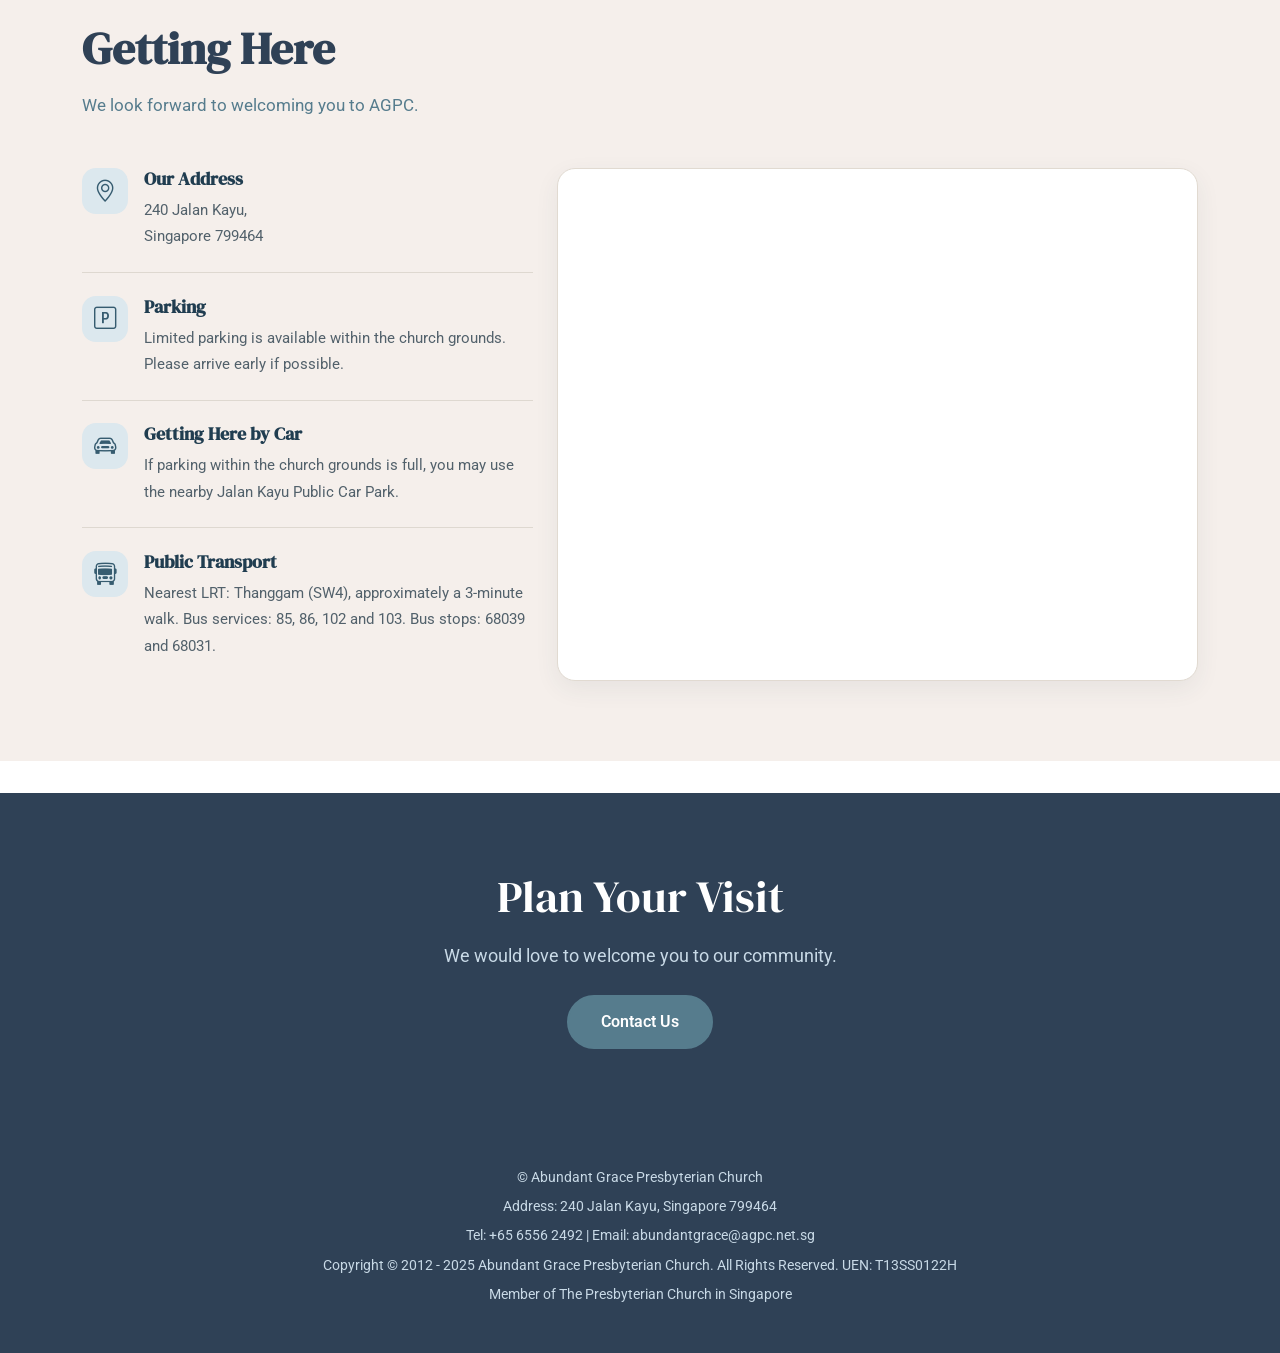
<file: Visit Us.html>
<html>
    <head>
        
        <meta charset="UTF-8">
        <meta name="viewport" content="width=device-width, initial-scale=1">
        
        <link rel="preconnect" href="https://fonts.googleapis.com">
        <link rel="preconnect" href="https://fonts.gstatic.com" crossorigin>
        <link href="https://fonts.googleapis.com/css2?family=Roboto:wght@400;500;600;700&display=swap" rel="stylesheet">
        <link href="https://fonts.googleapis.com/css2?family=DM+Serif+Display&display=swap" rel="stylesheet">
        
        <link href="https://cdn.jsdelivr.net/npm/bootstrap@5.3.0/dist/css/bootstrap.min.css" rel="stylesheet">
        <link rel="stylesheet" href="https://cdn.jsdelivr.net/npm/bootstrap-icons@1.11.3/font/bootstrap-icons.min.css">
        <script src="https://cdn.jsdelivr.net/npm/bootstrap@5.3.0/dist/js/bootstrap.bundle.min.js"></script>
        
        <link rel="stylesheet" href="CSS/global.css">
        <link href="CSS/style.css" type="text/css" rel="stylesheet">
        <link rel="stylesheet" href="CSS/visit.css">
        
        <!-- Utils first -->
        <script src="utils.js"></script>

    </head>

    <body>
        <!--
            Everything visible on the webpage goes inside here.
            This includes text, images, buttons, and anything else people can see and click.
            Think of this as the "body" of the page — what the visitor actually sees on screen.
        -->

        <!-- 
            LANGUAGE TOGGLE GUIDE:
            - The button at the end of the navbar switches between English and Chinese.
            - Each text item has a data-en="English text" and data-zh="Chinese text".
            - To change a label, just update those attributes. Example:
                <a data-en="Home" data-zh="首页">Home</a>
        -->


        <!-- Navbar -->
        <nav class="navbar navbar-expand-lg myNav">
            <div class="container-fluid d-flex justify-content-between align-items-center">
                <!-- Logo on the LEFT -->
                <a class="navbar-brand d-flex align-items-center customlink" href="index.html">
                    <img src="Images/agpc-logo-new-a3-crop_orig.jpg" alt="Church Logo" class="navbar-logo">
                    <span class="navbar-text"data-en="Abundant Grace Presbyterian Church"
                      data-zh="嘉恩堂长老会">
                    Abundant Grace Presbyterian Church</span>
                </a>

                <!-- This wrapper contains all nav links and toggle button on the RIGHT -->
                <div class="d-flex align-items-center">
                <!-- Navbar toggler (for small screens) -->
                <button class="navbar-toggler me-3" type="button" data-bs-toggle="collapse" data-bs-target="#navbarNav"
                    aria-controls="navbarNav" aria-expanded="false" aria-label="Toggle navigation">
                    <span class="navbar-toggler-icon"></span>
                </button>

                <!-- Collapsible nav links -->
                <div class="collapse navbar-collapse" id="navbarNav">
                    <ul class="navbar-nav ms-auto align-items-center">
                    <!-- Your nav items here -->
                    <li class="nav-item">
                        <a class="nav-link" href="Visit Us.html" data-en="Visit Us" data-zh="来访我们">Visit Us</a>
                    </li>
                    <li class="nav-item">
                        <a class="nav-link" href="Sermons.html" data-en="Sermons" data-zh="讲道">Sermons</a>
                    </li>
                    <li class="nav-item">
                        <a class="nav-link" href="Events.html" data-en="Events" data-zh="活动">Events</a>
                    </li>
                    <li class="nav-item">
                        <a class="nav-link" href="Give.html" data-en="Give" data-zh="奉献">Give</a>
                    </li>

                    <!-- Dropdown -->
                    <li class="nav-item dropdown">
                        <a class="nav-link dropdown-toggle" href="#" role="button" data-bs-toggle="dropdown"
                            aria-expanded="false" data-en="About Us" data-zh="关于我们">About Us</a>
                        <ul class="dropdown-menu">
                        <li><a class="dropdown-item" href="AGPC.html" data-en="AGPC" data-zh="嘉恩堂">AGPC</a></li>
                        <li><a class="dropdown-item" href="Ministries.html" data-en="Ministries" data-zh="事工">Ministries</a></li>
                        <li><a class="dropdown-item" href="Connect.html" data-en="Connect" data-zh="联系我们">Connect</a></li>
                        </ul>
                    </li>

                    <!-- Language toggle -->
                    <li class="nav-item">
                        <button
                            class="lang-toggle"
                            id="languageToggle"
                            type="button"
                            aria-label="Switch language"
                            aria-pressed="false"
                        >
                            <span class="lang-toggle-option" data-lang="en">EN</span>
                            <span class="lang-toggle-option" data-lang="zh">中文</span>
                            <span class="lang-toggle-slider" aria-hidden="true"></span>
                        </button>
                    </li>
                    </ul>
                </div>
                </div>
            </div>
        </nav>
        
        <!-- HERO: VISIT US -->
        <section class="visit-hero">
            <div class="container">
                <div class="row align-items-center g-4 g-lg-5">
        
                    <!-- Welcome message -->
                    <div class="col-lg-7">
                        <span class="visit-eyebrow"
                              data-en="YOU ARE WELCOME HERE"
                              data-zh="诚挚欢迎您的到来">
                            YOU ARE WELCOME HERE
                        </span>
        
                        <h1 data-en="Come as you are. Grow with us."
                            data-zh="欢迎来到嘉恩堂，一同成长。">
                            Come as you are. Grow with us.
                        </h1>
        
                        <p class="visit-hero-text"
                           data-en="Join us for worship, discover God's grace, and find a community to grow alongside."
                           data-zh="欢迎与我们一同敬拜、认识上帝的恩典，并在教会群体中一同成长。">
                            Join us for worship, discover God's grace,
                            and find a community to grow alongside.
                        </p>
        
                        <div class="visit-hero-actions">
                            <a href="#service-info"
                               class="visit-btn-primary"
                               data-en="Service Times"
                               data-zh="聚会时间">
                                Service Times
                            </a>
        
                            <a href="#our-location"
                               class="visit-btn-secondary"
                               data-en="Find Us"
                               data-zh="寻找我们">
                                Find Us
                            </a>
                        </div>
                    </div>
        
                    <!-- Decorative visual -->
                    <div class="col-lg-5">
                        <div class="visit-hero-art">
                            <div class="visit-art-circle"></div>
        
                            <div class="visit-art-card">
                                <span class="visit-art-symbol" aria-hidden="true">
                                    <i class="bi bi-heart"></i>
                                </span>
        
                                <p data-en="A place to worship."
                                   data-zh="敬拜上帝的地方。">
                                    A place to worship.
                                </p>
        
                                <p data-en="A community to belong."
                                   data-zh="彼此相属的群体。">
                                    A community to belong.
                                </p>
        
                                <span class="visit-art-reference"
                                      data-en="ABUNDANT GRACE PRESBYTERIAN CHURCH"
                                      data-zh="嘉恩堂长老会">
                                    ABUNDANT GRACE PRESBYTERIAN CHURCH
                                </span>
                            </div>
        
                            <span class="visit-art-dot dot-one"></span>
                            <span class="visit-art-dot dot-two"></span>
                        </div>
                    </div>
        
                </div>
            </div>
        </section>        
                
        <!-- SUNDAY WORSHIP -->
        <section id="service-info" class="visit-info-section">
            <div class="container">
        
                <div class="visit-section-heading">
                    <span class="visit-eyebrow"
                          data-en="JOIN OUR CHURCH FAMILY"
                          data-zh="加入我们的教会大家庭">
                        JOIN OUR CHURCH FAMILY
                    </span>
        
                    <h2 data-en="Sunday Worship"
                        data-zh="主日崇拜">
                        Sunday Worship
                    </h2>
        
                    <p data-en="We'd love to welcome you to worship with us."
                       data-zh="我们诚挚欢迎您与我们一同敬拜。">
                        We'd love to welcome you to worship with us.
                    </p>
                </div>
        
                <!-- Two main service cards -->
                <div class="row g-4 visit-service-grid">
        
                    <!-- 9 AM -->
                    <div class="col-lg-6">
                        <article class="visit-service-card visit-service-mandarin">
        
                            <div class="visit-service-header">
                                <div class="visit-service-icon" aria-hidden="true">
                                    ♧
                                </div>
        
                                <h3>9:00 AM</h3>
                            </div>
        
                            <div class="visit-service-body">
        
                                <div class="visit-service-detail">
                                    <h4 data-en="Mandarin Service"
                                        data-zh="华语崇拜">
                                        Mandarin Service
                                    </h4>
        
                                    <p data-en="Level 2 Main Hall"
                                       data-zh="二楼主礼堂">
                                        <span aria-hidden="true">⌖</span>
                                        Level 2 Main Hall
                                    </p>
                                </div>
        
                                <div class="visit-service-detail">
                                    <h4 data-en="English Sunday School"
                                        data-zh="英语主日学">
                                        English Sunday School
                                    </h4>
        
                                    <p data-en="Classrooms"
                                       data-zh="课室">
                                        <span aria-hidden="true">▤</span>
                                        Classrooms
                                    </p>
                                </div>
        
                            </div>
                        </article>
                    </div>
        
                    <!-- 11 AM -->
                    <div class="col-lg-6">
                        <article class="visit-service-card visit-service-english">
        
                            <div class="visit-service-header">
                                <div class="visit-service-icon" aria-hidden="true">
                                    ◷
                                </div>
        
                                <h3>11:00 AM</h3>
                            </div>
        
                            <div class="visit-service-body">
        
                                <div class="visit-service-detail">
                                    <h4 data-en="English Service"
                                        data-zh="英语崇拜">
                                        English Service
                                    </h4>
        
                                    <p data-en="Level 2 Main Hall"
                                       data-zh="二楼主礼堂">
                                        <span aria-hidden="true">⌖</span>
                                        Level 2 Main Hall
                                    </p>
                                </div>
        
                                <div class="visit-service-detail">
                                    <h4 data-en="Mandarin Sunday School"
                                        data-zh="华语主日学">
                                        Mandarin Sunday School
                                    </h4>
        
                                    <p data-en="Classrooms"
                                       data-zh="课室">
                                        <span aria-hidden="true">▤</span>
                                        Classrooms
                                    </p>
                                </div>
        
                            </div>
                        </article>
                    </div>
        
                </div>
        
                <!-- Cry room: information for parents -->
                <div class="visit-family-note">
                    <div class="visit-small-icon" aria-hidden="true">♡</div>
        
                    <div>
                        <h3 data-en="Coming with little ones?"
                            data-zh="带着年幼的孩子一起来吗？">
                            Coming with little ones?
                        </h3>
        
                        <p data-en="Parents with young children are welcome to use the cry room on Level 3 during the service."
                           data-zh="在崇拜期间，带着年幼孩子的家长可使用三楼的育婴室。">
                            Parents with young children are welcome to use
                            the cry room on Level 3 during the service.
                        </p>
                    </div>
                </div>
        
                <!-- Children's Sunday School -->
                <article class="visit-children-card">
        
                    <div class="visit-small-icon" aria-hidden="true">♡</div>
        
                    <div>
                        <h3 data-en="Children's Sunday School"
                            data-zh="儿童主日学">
                            Children's Sunday School
                        </h3>
        
                        <p class="visit-children-time">
                            <strong>10:30 AM – 11:30 AM</strong>
                            <span data-en="Classrooms"
                                  data-zh="课室">
                                Classrooms
                            </span>
                        </p>
        
                        <p data-en="Children's Sunday School takes place in the classrooms."
                           data-zh="儿童主日学在课室进行。">
                            Children's Sunday School takes place in the classrooms.
                        </p>
                    </div>
        
                </article>
        
            </div>
        </section>

        
        <!-- GETTING HERE -->
        <section id="our-location" class="visit-location-section">
            <div class="container">
        
                <div class="visit-section-heading">
                    <span class="visit-eyebrow"
                          data-en="PLAN YOUR JOURNEY"
                          data-zh="规划您的行程">
                        PLAN YOUR JOURNEY
                    </span>
        
                    <h2 data-en="Getting Here"
                        data-zh="如何前来">
                        Getting Here
                    </h2>
        
                    <p data-en="We look forward to welcoming you to AGPC."
                       data-zh="我们期待在嘉恩堂欢迎您的到来。">
                        We look forward to welcoming you to AGPC.
                    </p>
                </div>
        
                <div class="row g-4 align-items-stretch">
        
                    <!-- Address and travel information -->
                    <div class="col-lg-5">
        
                        <div class="visit-location-details">
        
                            <!-- Address -->
                            <div class="visit-location-item">
                                <div class="visit-location-icon">
                                    <i class="bi bi-geo-alt" aria-hidden="true"></i>
                                </div>
                                <div>
                                    <h3 data-en="Our Address"
                                        data-zh="我们的地址">
                                        Our Address
                                    </h3>
        
                                    <p>
                                        240 Jalan Kayu,<br>
                                        Singapore 799464
                                    </p>
                                </div>
                            </div>
        
                            <!-- Parking -->
                            <div class="visit-location-item">
                                <div class="visit-location-icon">
                                    <i class="bi bi-p-square" aria-hidden="true"></i>
                                </div>
                                <div>
                                    <h3 data-en="Parking"
                                        data-zh="停车">
                                        Parking
                                    </h3>
        
                                    <p data-en="Limited parking is available within the church grounds. Please arrive early if possible."
                                       data-zh="教会范围内设有有限的停车位，建议您尽早抵达。">
                                        Limited parking is available within
                                        the church grounds. Please arrive
                                        early if possible.
                                    </p>
                                </div>
                            </div>
        
                            <!-- Alternative car park -->
                            <div class="visit-location-item">
                                <div class="visit-location-icon">
                                    <i class="bi bi-car-front" aria-hidden="true"></i>
                                </div>
                                <div>
                                    <h3 data-en="Getting Here by Car"
                                        data-zh="驾车前来">
                                        Getting Here by Car
                                    </h3>
        
                                    <p data-en="If parking within the church grounds is full, you may use the nearby Jalan Kayu Public Car Park."
                                       data-zh="如果教会范围内的停车位已满，您可以使用附近的 Jalan Kayu 公共停车场。">
                                        If parking within the church grounds
                                        is full, you may use the nearby
                                        Jalan Kayu Public Car Park.
                                    </p>
                                </div>
                            </div>
        
                            <!-- Public transport -->
                            <div class="visit-location-item">
                                <div class="visit-location-icon">
                                    <i class="bi bi-bus-front" aria-hidden="true"></i>
                                </div>

                                <div>
                                    <h3 data-en="Public Transport"
                                        data-zh="公共交通">
                                        Public Transport
                                    </h3>
        
                                    <p data-en="Nearest LRT: Thanggam (SW4), approximately a 3-minute walk. Bus services: 85, 86, 102 and 103. Bus stops: 68039 and 68031."
                                       data-zh="最近的轻轨站：Thanggam（SW4），步行约3分钟。巴士服务：85、86、102及103。巴士站编号：68039及68031。">
                                        Nearest LRT: Thanggam (SW4),
                                        approximately a 3-minute walk.
                                        Bus services: 85, 86, 102 and 103.
                                        Bus stops: 68039 and 68031.
                                    </p>
                                </div>
                            </div>
        
                        </div>
                    </div>
        
                    <!-- Map -->
                    <div class="col-lg-7">
                        <div class="visit-map-card">
        
                            <iframe
                                src="https://www.google.com/maps?q=240+Jalan+Kayu+Singapore+799464&z=17&output=embed"
                                title="Map showing Abundant Grace Presbyterian Church"
                                loading="lazy"
                                allowfullscreen>
                            </iframe>
        
                            <div class="visit-map-footer">
                                <div>
                                    <strong>AGPC</strong>
                                    <p>240 Jalan Kayu, Singapore 799464</p>
                                </div>
        
                                <a
                                    href="https://www.google.com/maps/dir/?api=1&amp;destination=240+Jalan+Kayu+Singapore+799464"
                                    target="_blank"
                                    rel="noopener noreferrer"
                                    class="visit-map-link"
                                    data-en="View on Google Maps ↗"
                                    data-zh="在 Google 地图查看 ↗">
                                    View on Google Maps ↗
                                </a>
                            </div>
        
                        </div>
                    </div>
        
                </div>
            </div>
        </section>


        <!-- PLAN A VISIT CTA -->
        <section class="cta-section text-center">
        <div class="container">
            <h2 data-en="Plan Your Visit" data-zh="计划参与我们的聚会">Plan Your Visit</h2>
            <p data-en="We would love to welcome you to our community." data-zh="我们很高兴欢迎您加入我们的群体。">
            We would love to welcome you to our community.
            </p>
            <a href="Connect.html"
               class="btn btn-cta"
               data-en="Contact Us"
               data-zh="联系我们">
                Contact Us
            </a>
        </div>
        </section>

        <!-- FOOTER -->
        <footer class="footer">
            <div class="container text-center">
                <p>© Abundant Grace Presbyterian Church</p>
                <p>
                    Address: 240 Jalan Kayu, Singapore 799464
                </p>
                <p>
                    Tel: +65 6556 2492 |
                    Email: <a href="mailto:abundantgrace@agpc.net.sg">abundantgrace@agpc.net.sg</a>
                </p>
                <p>
                    Copyright © 2012 - 2025 Abundant Grace Presbyterian Church.
                    All Rights Reserved. UEN: T13SS0122H
                </p>
                <p>Member of The Presbyterian Church in Singapore</p>
            </div>
        </footer>

    </body>
</html>
</file>
<file: CSS/global.css>
/* =====================================================
   AGPC WEBSITE — GLOBAL FOUNDATION
   File: CSS/global.css

   01. Colour system
   02. Layout tokens
   03. Global defaults
   04. Typography
   05. Shared accessibility
   06. Reduced motion
===================================================== */


/* -----------------------------------------------------
   01. COLOUR SYSTEM
----------------------------------------------------- */

:root {
    /* Brand colours */
    --brand-dark: #2F4156;
    --brand-primary: #567C8D;
    --brand-light: #C8D9E6;
    --brand-beige: #F5EFEB;
    --brand-white: #FFFFFF;

    /* Accents */
   --accent-ink: #F5EFEB;
   --accent-muted: #C8D9E6;
   --accent-clay: #B96F50;     /* Terracotta text */
   --accent-hover: #98563D;    /* Darker terracotta */
   --accent-soft: #F8EAE2;     /* Soft terracotta background */

    /* Backgrounds */
    --bg-white: #FFFFFF;
    --bg-light: #F8F5F1;
    --bg-cream: #F5EFEB;
    --bg-dark: var(--brand-dark);
    --bg-blue: var(--brand-primary);
    --bg-clay: var(--accent-clay);

    /* Text */
    --text-main: var(--brand-dark);
    --text-on-dark: var(--brand-beige);
    --text-muted: #526575;
    --text-accent: #B96F53;

    /* Borders */
    --border-light: #E8E2DC;
    --border-accent: var(--accent-clay);

    /* Layout */
    --content-max-width: 1200px;
    --content-wide-width: 1400px;
    --section-padding-y: clamp(4rem, 7vw, 6.5rem);
    --section-padding-x: clamp(1.25rem, 4vw, 2.5rem);
    --content-gap: clamp(2rem, 4vw, 4rem);

    /* Typography */
    --font-heading: "DM Serif Display", Georgia, serif;
    --font-body: "Roboto", Arial, sans-serif;

    --text-body: 1.125rem;
    --text-body-small: 1rem;
    --text-lead: 1.25rem;
    --text-label: 0.9375rem;
    --text-caption: 0.875rem;

    --text-h1: clamp(3rem, 5.2vw, 5rem);
    --text-h2: clamp(2.125rem, 3.5vw, 3.25rem);
    --text-h3: clamp(1.75rem, 2.5vw, 2.25rem);
    --text-h4: clamp(1.125rem, 1.5vw, 1.375rem);
    --text-h5: 1.125rem;
    --text-h6: 1rem;

    --line-body: 1.75;
    --line-heading: 1.2;

    /* Shared visual details */
    --radius-small: 4px;
    --radius-medium: 12px;
    --radius-large: 20px;
    --shadow-soft: 0 12px 32px rgba(47, 65, 86, 0.08);
    --shadow-image: 0 20px 45px rgba(47, 65, 86, 0.12);
}


/* -----------------------------------------------------
   02. GLOBAL DEFAULTS
----------------------------------------------------- */

html {
    scroll-behavior: smooth;
    scroll-padding-top: 1rem;
}

body {
    margin: 0;
    color: var(--text-main);
    background: var(--bg-white);
    font-family: var(--font-body);
    font-size: var(--text-body);
    font-weight: 400;
    line-height: var(--line-body);
    -webkit-font-smoothing: antialiased;
    text-rendering: optimizeLegibility;
}

*,
*::before,
*::after {
    box-sizing: border-box;
}

img {
    display: block;
    max-width: 100%;
}

button,
input,
textarea,
select,
a {
    font-family: var(--font-body);
}

button,
input,
textarea,
select {
    font-size: inherit;
}

a {
    color: inherit;
}

p {
    margin-top: 0;
    font-size: inherit;
    line-height: var(--line-body);
}

section {
    position: relative;
    margin: 0;
}


/* -----------------------------------------------------
   03. TYPOGRAPHY
----------------------------------------------------- */

h1,
h2,
h3 {
    margin-top: 0;
    color: var(--text-main);
    font-family: var(--font-heading);
    font-weight: 400;
    text-wrap: balance;
}

h1 {
    font-size: var(--text-h1);
    line-height: 1.1;
}

h2 {
    font-size: var(--text-h2);
    line-height: var(--line-heading);
}

h3 {
    font-size: var(--text-h3);
    line-height: 1.25;
}

h4,
h5,
h6 {
    margin-top: 0;
    color: var(--text-main);
    font-family: var(--font-body);
    font-weight: 700;
    line-height: 1.45;
}

h4 {
    font-size: var(--text-h4);
}

h5 {
    font-size: var(--text-h5);
}

h6 {
    font-size: var(--text-h6);
}

.lead,
.text-lead {
    font-size: var(--text-lead);
    line-height: 1.7;
}

.text-small {
    font-size: var(--text-body-small);
    line-height: 1.7;
}

.text-caption {
    font-size: var(--text-caption);
    line-height: 1.6;
}


/* -----------------------------------------------------
   04. SHARED ACCESSIBILITY
----------------------------------------------------- */

a:focus-visible,
button:focus-visible,
input:focus-visible,
textarea:focus-visible,
select:focus-visible {
    outline: 3px solid var(--brand-primary);
    outline-offset: 3px;
}

button {
    -webkit-tap-highlight-color: transparent;
}


/* -----------------------------------------------------
   05. TABLET TYPOGRAPHY
----------------------------------------------------- */

@media (max-width: 991.98px) {
    :root {
        --text-body: 1.125rem;
        --text-h2: clamp(2rem, 4vw, 2.75rem);
    }
}


/* -----------------------------------------------------
   06. MOBILE TYPOGRAPHY
----------------------------------------------------- */

@media (max-width: 767.98px) {
    :root {
        --section-padding-y: 3.75rem;
        --section-padding-x: 1.25rem;

        --text-body: 1.125rem;
        --text-body-small: 1rem;
        --text-lead: 1.2rem;

        --text-h1: clamp(2.5rem, 8vw, 3.25rem);
        --text-h2: 2rem;
        --text-h3: 1.625rem;
        --text-h4: 1.1875rem;
        --text-h5: 1.125rem;
        --text-h6: 1rem;

        --text-label: 0.9375rem;
        --text-caption: 0.9375rem;
    }

    body {
        line-height: 1.75;
    }

    p {
        margin-bottom: 1rem;
    }
}


/* -----------------------------------------------------
   07. REDUCED MOTION
----------------------------------------------------- */

@media (prefers-reduced-motion: reduce) {
    html {
        scroll-behavior: auto;
    }

    *,
    *::before,
    *::after {
        scroll-behavior: auto !important;
        animation-duration: 0.01ms !important;
        animation-iteration-count: 1 !important;
        transition-duration: 0.01ms !important;
    }
}
</file>
<file: CSS/style.css>
/* =====================================================
   AGPC WEBSITE — SHARED COMPONENTS
   File: CSS/style.css

   01. Shared page layout
   02. Navbar
   03. Language toggle
   04. Shared links and buttons
   05. CTA
   06. Footer
===================================================== */


/* -----------------------------------------------------
   01. SHARED PAGE LAYOUT
----------------------------------------------------- */

.container {
    --bs-gutter-x: 1.5rem;
}

.content-section > .container,
.info-section > .container {
    width: 100%;
    max-width: var(--content-max-width);
    margin-inline: auto;
}

.info-section,
.light-section {
    background: var(--bg-light);
}

.light-section {
    text-align: center;
}

.light-section p {
    max-width: 700px;
    margin-inline: auto;
}

.section-spacious {
    padding-block: 5rem;
}


/* -----------------------------------------------------
   02. NAVBAR
----------------------------------------------------- */

.myNav {
    position: relative;
    z-index: 1000;
    width: 100%;
    background: #FFFFFF;
    border-bottom: 1px solid #E7E9ED;
    box-shadow: 0 2px 8px rgba(47, 65, 86, 0.04);
}

.myNav > .container-fluid {
    display: flex;
    align-items: center;
    justify-content: space-between;
    padding: 0.5rem 2.5rem;
}

.myNav .navbar-brand {
    display: flex;
    align-items: center;
    gap: 0.75rem;
    min-width: 0;
    margin-right: 1.5rem;
    padding: 0;
    text-decoration: none;
}

.myNav .navbar-logo {
    width: auto;
    height: 68px;
    flex-shrink: 0;
    object-fit: contain;
}

.myNav .navbar-text {
    max-width: 300px;
    color: var(--brand-dark);
    font-size: 1rem;
    font-weight: 700;
    line-height: 1.3;
    white-space: normal;
}

.myNav .navbar-nav {
    align-items: center;
    gap: 0.25rem;
}

.myNav .nav-link {
    position: relative;
    padding: 0.7rem 0.75rem;
    color: var(--brand-dark);
    font-size: 1rem;
    font-weight: 500;
    text-decoration: none;
    background: transparent;
    transition: color 0.2s ease;
}

.myNav .nav-link::after {
    position: absolute;
    right: 0.75rem;
    bottom: 0.35rem;
    left: 0.75rem;
    height: 1px;
    background: var(--brand-primary);
    content: "";
    transform: scaleX(0);
    transform-origin: left;
    transition: transform 0.2s ease;
}

.myNav .nav-link:hover,
.myNav .nav-link:focus-visible,
.myNav .nav-link.active {
    color: var(--brand-primary);
    background: transparent;
}

.myNav .nav-link:hover::after,
.myNav .nav-link:focus-visible::after,
.myNav .nav-link.active::after {
    transform: scaleX(1);
}

.myNav .dropdown-menu {
    padding: 0.5rem;
    border: 1px solid var(--border-light);
    border-radius: var(--radius-medium);
    box-shadow: var(--shadow-soft);
}

.myNav .dropdown-item {
    padding: 0.65rem 0.85rem;
    border-radius: 6px;
    color: var(--brand-dark);
    font-size: 0.95rem;
}

.myNav .dropdown-item:hover,
.myNav .dropdown-item:focus {
    color: var(--brand-dark);
    background: var(--bg-light);
}

.myNav .lang-toggle {
    margin-left: 0.5rem;
}

.myNav .navbar-toggler {
    padding: 0.5rem 0.65rem;
    border: 1px solid var(--border-light);
    border-radius: 8px;
    box-shadow: none;
}

.myNav .navbar-toggler:focus {
    outline: 2px solid var(--brand-primary);
    outline-offset: 3px;
    box-shadow: none;
}


/* -----------------------------------------------------
   03. LANGUAGE TOGGLE
----------------------------------------------------- */

.myNav .lang-toggle {
    --toggle-padding: 4px;
    --toggle-gap: 3px;

    position: relative;
    display: inline-grid !important;
    grid-template-columns: 52px 52px;
    align-items: center;
    gap: var(--toggle-gap);
    padding: var(--toggle-padding);
    border: 1px solid var(--border-light);
    border-radius: 999px;
    background: var(--bg-light);
    cursor: pointer;
    white-space: nowrap;
    vertical-align: middle;
    box-shadow: none;
    isolation: isolate;
}

.myNav .lang-toggle-option {
    position: relative;
    z-index: 2;
    display: flex;
    min-width: 0;
    height: 34px;
    align-items: center;
    justify-content: center;
    padding: 0 6px;
    border-radius: 999px;
    background: transparent;
    color: var(--brand-dark);
    font-size: 0.875rem;
    font-weight: 600;
    line-height: 1;
    transition: color 0.25s ease;
}

.myNav .lang-toggle-slider {
    position: absolute;
    z-index: 1;
    top: var(--toggle-padding);
    bottom: var(--toggle-padding);
    left: var(--toggle-padding);
    width: 52px;
    border-radius: 999px;
    background: var(--brand-dark);
    pointer-events: none;
    transform: translateX(0);
    transition: transform 0.3s cubic-bezier(0.22, 1, 0.36, 1);
}

.myNav .lang-toggle[data-lang="zh"] .lang-toggle-slider {
    transform: translateX(55px);
}

.myNav .lang-toggle[data-lang="en"]
.lang-toggle-option[data-lang="en"],
.myNav .lang-toggle[data-lang="zh"]
.lang-toggle-option[data-lang="zh"] {
    color: #FFFFFF;
}

.myNav .lang-toggle:focus-visible {
    outline: 3px solid var(--brand-primary);
    outline-offset: 3px;
}


/* -----------------------------------------------------
   04. SHARED TEXT LINKS
----------------------------------------------------- */

.who-visit-link,
.past-sermons-btn,
.events-view-all {
    display: inline-flex;
    align-items: center;
    gap: 10px;
    padding: 0 0 7px;
    border: 0;
    border-bottom: 1px solid var(--accent-clay);
    border-radius: 0;
    background: transparent;
    color: var(--brand-dark);
    font-family: var(--font-body);
    font-size: 0.9rem;
    font-weight: 700;
    letter-spacing: 0.07em;
    line-height: 1.6;
    text-decoration: none;
    cursor: pointer;
    transition: gap 0.25s ease, color 0.25s ease,
                border-color 0.25s ease;
}

.who-visit-link i,
.past-sermons-btn i,
.events-view-all i {
    color: var(--accent-hover);
    font-size: 1.1rem;
    transition: transform 0.25s ease, color 0.25s ease;
}

.who-visit-link:hover,
.past-sermons-btn:hover,
.events-view-all:hover {
    gap: 16px;
    color: var(--accent-hover);
    border-bottom-color: var(--accent-hover);
}

.who-visit-link:hover i,
.past-sermons-btn:hover i,
.events-view-all:hover i {
    color: var(--accent-hover);
    transform: translate(2px, -2px);
}

.who-visit-link:focus-visible,
.past-sermons-btn:focus-visible,
.events-view-all:focus-visible {
    outline: 2px solid var(--brand-primary);
    outline-offset: 5px;
}


/* -----------------------------------------------------
   05. CALL TO ACTION
----------------------------------------------------- */

.cta-section {
    padding: clamp(3.5rem, 6vw, 5rem) 1.5rem;
    background: var(--brand-dark);
    color: var(--brand-white);
    text-align: center;
}

.cta-section h2 {
    margin-bottom: 1rem;
    color: var(--brand-white);
}

.cta-section p {
    max-width: 650px;
    margin: 0 auto 1.5rem;
    color: var(--brand-light);
}

.cta-section .social-links a {
    color: var(--brand-light);
}

.cta-section .social-links a:hover {
    color: var(--brand-white);
}

.btn-cta {
    display: inline-block;
    padding: 0.8rem 2rem;
    border: 2px solid var(--brand-primary);
    border-radius: 999px;
    background: var(--brand-primary);
    color: #FFFFFF;
    font-weight: 600;
    text-decoration: none;
    transition: background-color 0.25s ease,
                border-color 0.25s ease,
                color 0.25s ease,
                transform 0.25s ease;
}

.btn-cta:hover,
.btn-cta:focus-visible {
    border-color: var(--brand-light);
    background: var(--brand-light);
    color: var(--brand-dark);
    transform: translateY(-2px);
}

.social-links {
    display: flex;
    align-items: center;
    justify-content: center;
    flex-wrap: wrap;
    gap: 2rem;
    margin: 1.5rem 0;
}

.social-links a {
    display: inline-flex;
    align-items: center;
    gap: 0.5rem;
    color: inherit;
    font-size: 1.05rem;
    font-weight: 500;
    text-decoration: none;
    transition: transform 0.2s ease, opacity 0.2s ease;
}

.social-links a i {
    font-size: 1.4rem;
}

.social-links a:hover {
    transform: translateY(-2px);
    opacity: 0.8;
}


/* -----------------------------------------------------
   06. FOOTER
----------------------------------------------------- */

.footer {
    padding: 2.5rem 1.5rem;
    background: var(--brand-dark);
    color: var(--brand-light);
    font-size: 0.9rem;
    line-height: 1.7;
    text-align: center;
}

.footer .container {
    max-width: 900px;
}

.footer p {
    margin: 0 0 0.35rem;
    color: var(--brand-light);
    font-size: 0.9rem;
    line-height: 1.65;
}

.footer a {
    color: var(--brand-light);
    text-decoration: underline;
    text-decoration-color: transparent;
    text-underline-offset: 3px;
    transition: color 0.2s ease,
                text-decoration-color 0.2s ease;
}

.footer a:hover,
.footer a:focus-visible {
    color: #FFFFFF;
    text-decoration-color: currentColor;
}


/* -----------------------------------------------------
   07. RESPONSIVE SHARED COMPONENTS
----------------------------------------------------- */

@media (max-width: 1199.98px) and (min-width: 992px) {
    .myNav > .container-fluid {
        padding-inline: 1.25rem;
    }

    .myNav .navbar-brand {
        gap: 0.6rem;
        margin-right: 0.75rem;
    }

    .myNav .navbar-logo {
        height: 58px;
    }

    .myNav .navbar-text {
        max-width: 220px;
        font-size: 0.9rem;
    }

    .myNav .nav-link {
        padding-inline: 0.55rem;
        font-size: 0.925rem;
    }

    .myNav .nav-link::after {
        right: 0.55rem;
        left: 0.55rem;
    }

    .myNav .lang-toggle {
        margin-left: 0.25rem;
    }
}


/* Bootstrap collapses the navbar at 991.98px */
@media (max-width: 991.98px) {
    .myNav > .container-fluid {
        flex-wrap: wrap;
        padding: 0.65rem 1.25rem;
    }

    .myNav > .container-fluid > .d-flex {
        display: contents !important;
    }

    .myNav .navbar-brand {
        flex: 1 1 0;
        min-width: 0;
        margin-right: 0.75rem;
    }

    .myNav .navbar-logo {
        height: 58px;
    }

    .myNav .navbar-text {
        max-width: 320px;
        font-size: 1rem;
        line-height: 1.3;
    }

    .myNav .navbar-toggler {
        flex: 0 0 auto;
        min-width: 48px;
        min-height: 44px;
        margin: 0 !important;
    }

    .myNav .navbar-collapse {
        flex: 0 0 100%;
        width: 100%;
        margin-top: 0.75rem;
        padding-top: 0.5rem;
        border-top: 1px solid var(--border-light);
    }

    .myNav .navbar-nav {
        align-items: stretch !important;
        gap: 0;
        width: 100%;
    }

    .myNav .nav-item {
        width: 100%;
    }

    .myNav .nav-link {
        display: block;
       padding: 0.65rem 0.5rem;
       border-bottom: 1px solid #F0F0F0;
       font-size: 0.9rem;
    }

    .myNav .nav-link::after {
        display: none;
    }

    .myNav .nav-link:hover,
    .myNav .nav-link.active {
        color: var(--brand-primary);
        background: transparent;
    }

    .myNav .lang-toggle {
        margin: 0.85rem 0;
    }

    .section-spacious {
        padding-block: 4rem;
    }
}


/* FINAL MOBILE NAVBAR */
@media (max-width: 767.98px) {
    nav.myNav {
        min-height: 72px;
        padding: 4px 0;
    }

    nav.myNav > .container-fluid {
        min-height: 64px;
        padding: 6px 12px;
    }

    nav.myNav .navbar-logo {
        width: 48px;
        height: 48px;
        flex-basis: 48px;
    }

    nav.myNav .navbar-text {
    font-size: 13px;
    line-height: 1.25;
    font-weight: 700;
   }   

    nav.myNav .navbar-toggler {
        width: 46px;
        height: 44px;
        flex-basis: 46px;
        padding: 7px;
    }

    nav.myNav .navbar-toggler-icon {
        width: 24px;
        height: 24px;
        background-size: 24px 24px;
    }
}
@media (max-width: 380px) {
    nav.myNav .navbar-logo {
        width: 50px;
        height: 50px;
        flex-basis: 50px;
    }

    nav.myNav .navbar-text {
        font-size: 14px;
    }
}


@media (max-width: 575.98px) {
    .myNav > .container-fluid {
        padding: 0.7rem 0.85rem;
    }

    .myNav .navbar-brand {
        gap: 0.55rem;
        margin-right: 0.5rem;
    }

    .myNav .navbar-logo {
        height: 54px;
    }

    .myNav .navbar-text {
        max-width: 235px;
        font-size: 0.95rem;
        line-height: 1.25;
    }

    .myNav .navbar-toggler {
        padding: 0.45rem 0.55rem;
    }

    .myNav .lang-toggle {
        grid-template-columns: 48px 48px;
    }

    .myNav .lang-toggle-slider {
        width: 48px;
    }

    .myNav .lang-toggle[data-lang="zh"] .lang-toggle-slider {
        transform: translateX(51px);
    }

    .cta-section {
        padding: 3.5rem 1.25rem;
    }

    .social-links {
        gap: 1.25rem;
    }

    .footer {
        padding: 2rem 1rem;
    }

    .footer p {
        font-size: 0.875rem;
        overflow-wrap: anywhere;
    }
}

@media (max-width: 359.98px) {
    .myNav .navbar-logo {
        height: 46px;
    }

    .myNav .navbar-text {
        max-width: 165px;
        font-size: 0.85rem;
    }
}


/* -----------------------------------------------------
   08. REDUCED MOTION
----------------------------------------------------- */

@media (prefers-reduced-motion: reduce) {
    .myNav .nav-link,
    .myNav .nav-link::after,
    .myNav .lang-toggle-slider,
    .myNav .lang-toggle-option,
    .who-visit-link,
    .past-sermons-btn,
    .events-view-all,
    .btn-cta,
    .social-links a,
    .footer a {
        transition: none !important;
    }
}


html,
body {
    max-width: 100%;
    overflow-x: clip !important;
}
</file>
<file: CSS/agpc.css>
/* =====================================================
   AGPC PAGE — VISUAL DESIGN
   File: CSS/agpc.css
===================================================== */


/* =====================================================
   AGPC — TYPOGRAPHY SYSTEM
===================================================== */

.agpc-page {
    font-family: var(--font-body, "Roboto"), sans-serif;
    color: var(--brand-dark, #2F4156);
    background: #FFFFFF;
    -webkit-font-smoothing: antialiased;
}

/* Elegant editorial headings */
.agpc-page h1,
.agpc-page h2,
.agpc-page h3 {
    font-family: var(--font-heading, "DM Serif Display"), serif;
    font-weight: 400;
    letter-spacing: -0.025em;
}

/* Main section headings */
.agpc-page section h2 {
    margin-bottom: 1.25rem;
    color: var(--brand-dark, #2F4156);
    font-size: clamp(2rem, 3.5vw, 3rem);
    font-weight: 400;
    line-height: 1.2;
}

/* Card and subsection headings */
.agpc-page section h5 {
    margin-bottom: 0.75rem;
    color: var(--brand-dark, #2F4156);
    font-family: var(--font-body, "Roboto"), sans-serif;
    font-size: 1.05rem;
    font-weight: 700;
    line-height: 1.5;
}

/* Consistent readable body text */
.agpc-page p,
.agpc-page li {
    font-family: var(--font-body, "Roboto"), sans-serif;
    font-size: 1rem;
    font-weight: 400;
    line-height: 1.8;
}

/* Small editorial labels */
.agpc-page .section-eyebrow {
    margin-bottom: 0.75rem;
    color: #B96F53;;
    font-family: var(--font-body, "Roboto"), sans-serif;
    font-size: 0.78rem;
    font-weight: 700;
    letter-spacing: 0.15em;
    text-transform: uppercase;
}

/* Mobile typography */
@media (max-width: 767.98px) {
    .agpc-page section h2 {
        font-size: clamp(2rem, 8vw, 2.6rem);
        line-height: 1.2;
    }

    .agpc-page p,
    .agpc-page li {
        font-size: 0.98rem;
        line-height: 1.8;
    }
}



/* =====================================================
   01. AGPC — EDITORIAL HERO
===================================================== */

.agpc-page .agpc-hero {
    --hero-ink: var(--brand-beige, #F5EFEB);
    --hero-muted: var(--brand-light, #C8D9E6);
    --hero-clay: var(--accent-clay, #C58D72);

    position: relative;
    isolation: isolate;
    display: flex;
    align-items: center;
    justify-content: center;

    min-height: 62vh;
    padding: clamp(6rem, 10vw, 9rem) 1.5rem !important;
    overflow: hidden;

    background:
        linear-gradient(
            120deg,
            rgba(35, 49, 67, 0.88) 0%,
            rgba(47, 65, 86, 0.72) 55%,
            rgba(47, 65, 86, 0.55) 100%
        ),
        url("../Images/Church.jpg") center / cover no-repeat !important;

    color: var(--hero-ink);
    text-align: center;
}

/* Keep the content centred and readable */
.agpc-page .agpc-hero .agpc-hero-content {
    position: relative;
    z-index: 1;
    width: 100%;
    max-width: 1000px;
    margin-inline: auto;
}

.agpc-page .agpc-hero .container {
    max-width: 850px;
}

/* Small editorial introduction */
.agpc-page .agpc-hero .agpc-hero-eyebrow {
    display: flex;
    align-items: center;
    justify-content: center;
    gap: 14px;

    margin-bottom: 1.75rem;

    color: var(--hero-muted);
    font-family: var(--font-body, "Roboto"), sans-serif;
    font-size: 0.8rem;
    font-weight: 700;
    letter-spacing: 0.18em;
    line-height: 1.6;
}

/* Decorative lines */
.agpc-page .agpc-hero .agpc-hero-eyebrow-line {
    display: block;
    width: 30px;
    height: 1px;
    flex-shrink: 0;
    background: var(--hero-clay);
}

/* Main title */
.agpc-page .agpc-hero h1 {
    margin: 0;

    color: #FFFFFF;
    font-family: var(--font-heading, "DM Serif Display"), serif;
    font-size: clamp(3.2rem, 7vw, 5.5rem);
    font-weight: 400;
    letter-spacing: -0.035em;
    line-height: 1.08;
    text-wrap: balance;
}

/* Subtitle */
.agpc-page .agpc-hero p {
    max-width: 660px;
    margin: 1.5rem auto 0;

    color: rgba(245, 239, 235, 0.9);
    font-family: var(--font-body, "Roboto"), sans-serif;
    font-size: clamp(1.05rem, 1.7vw, 1.25rem);
    font-weight: 400;
    line-height: 1.8;
    text-wrap: pretty;
}

/* Gentle transition into the next section */
.agpc-page .agpc-intro {
    position: relative;
    padding-top: clamp(4rem, 7vw, 6rem) !important;
    padding-bottom: clamp(4rem, 7vw, 6rem) !important;
    background: #FFFFFF;
}

/* Mobile hero */
@media (max-width: 767.98px) {
    .agpc-page .agpc-hero {
        min-height: 52vh;
        padding: 5.5rem 1.25rem !important;
    }

    .agpc-page .agpc-hero .agpc-hero-eyebrow {
        gap: 9px;
        margin-bottom: 1.5rem;
        font-size: 0.72rem;
        letter-spacing: 0.14em;
    }

    .agpc-page .agpc-hero .agpc-hero-eyebrow-line {
        width: 20px;
    }

    .agpc-page .agpc-hero h1 {
        font-size: clamp(2.8rem, 10vw, 4rem);
        line-height: 1.1;
    }

    .agpc-page .agpc-hero p {
        margin-top: 1.25rem;
        font-size: 1rem;
        line-height: 1.75;
    }
}



/* =====================================================
   AGPC — EDITORIAL VISIT US LINKS
===================================================== */

.agpc-page .agpc-visit-link {
    display: inline-flex;
    align-items: center;
    gap: 12px;

    padding: 0 0 7px;
    border: 0;
    border-bottom: 1px solid var(--accent-clay);
    border-radius: 0;
    background: transparent;

    color: var(--brand-dark);
    font-family: var(--font-body);
    font-size: 0.9rem;
    font-weight: 700;
    letter-spacing: 0.08em;
    line-height: 1.6;
    text-decoration: none;

    transition:
        gap 0.25s ease,
        color 0.25s ease,
        border-color 0.25s ease;
}

.agpc-page .agpc-visit-link i {
    color: var(--accent-hover);
    font-size: 1.1rem;
    transition: transform 0.25s ease;
}

.agpc-page .agpc-visit-link:hover {
    gap: 18px;
    color: var(--accent-hover);
    border-bottom-color: var(--accent-hover);
}

.agpc-page .agpc-visit-link:hover i {
    transform: translate(2px, -2px);
}

.agpc-page .agpc-visit-link:focus-visible {
    outline: 2px solid var(--brand-primary);
    outline-offset: 5px;
}

@media (prefers-reduced-motion: reduce) {
    .agpc-page .agpc-visit-link,
    .agpc-page .agpc-visit-link i {
        transition: none;
    }
}



/* 02. SECTION HEADINGS */

.agpc-page section h2 {
    margin-bottom: 1.25rem;
    color: var(--brand-dark);
    font-size: clamp(1.8rem, 3vw, 2.5rem);
    font-weight: 600;
    line-height: 1.3;
}

.agpc-page .section-eyebrow {
    margin-bottom: 0.75rem;
    color: var(--brand-primary);
    font-size: 0.78rem;
    font-weight: 700;
    letter-spacing: 0.15em;
    text-transform: uppercase;
}



/* =====================================================
   03. AGPC — WHO WE ARE
   Editorial introduction
===================================================== */

.agpc-page .agpc-intro {
    position: relative;
    padding: clamp(4.5rem, 8vw, 7rem) 0 !important;
    background: #FFFFFF;
}

/* Balanced text and image layout */
.agpc-page .agpc-intro .row {
    align-items: center;
    --bs-gutter-x: clamp(2rem, 5vw, 5rem);
    --bs-gutter-y: 2.5rem;
}

/* Introduction heading */
.agpc-page .agpc-intro h2 {
    max-width: 520px;
    margin-bottom: 1.75rem;

    color: var(--brand-dark, #2F4156);
    font-family: var(--font-heading, "DM Serif Display"), serif;
    font-size: clamp(2.5rem, 4vw, 3.5rem);
    font-weight: 400;
    letter-spacing: -0.025em;
    line-height: 1.15;
}

/* Subtle decorative underline */
.agpc-page .agpc-intro h2::after {
    content: "";
    display: block;

    width: 54px;
    height: 2px;
    margin-top: 1.25rem;

    background: var(--accent-clay, #C58D72);
}

/* Readable introduction paragraphs */
.agpc-page .agpc-intro p {
    max-width: 520px;
    margin-bottom: 1.25rem;

    color: #526575;
    font-family: var(--font-body, "Roboto"), sans-serif;
    font-size: 1rem;
    font-weight: 400;
    line-height: 1.95;
}

/* Church membership note */
.agpc-page .agpc-intro p.text-muted {
    display: inline-block;
    margin-top: 0.5rem;
    margin-bottom: 0;

    padding: 0.7rem 1rem;
    border-left: 2px solid var(--accent-clay, #C58D72);

    background: #F5F3F0;
    color: #526575 !important;

    font-size: 0.85rem;
    line-height: 1.7;
}

/* Church photograph */
.agpc-page .agpc-intro .intro-image {
    display: block;
    width: 100%;
    height: clamp(320px, 38vw, 480px);
    max-height: none;

    border: 1px solid rgba(47, 65, 86, 0.08);
    border-radius: 6px 72px 6px 6px;

    object-fit: cover;
    object-position: center;

    box-shadow: 0 18px 45px rgba(47, 65, 86, 0.10);
}

/* Smooth visual transition into Foundation */
.agpc-page .agpc-foundation {
    position: relative;
    padding: clamp(4.5rem, 8vw, 6.5rem) 0 !important;

    background: var(--brand-dark, #2F4156) !important;
}

/* Mobile adjustments */
@media (max-width: 767.98px) {
    .agpc-page .agpc-intro {
        padding: 4rem 0 !important;
    }

    .agpc-page .agpc-intro .row {
        --bs-gutter-y: 2rem;
    }

    .agpc-page .agpc-intro h2 {
        margin-bottom: 1.25rem;
        font-size: clamp(2.3rem, 9vw, 3rem);
    }

    .agpc-page .agpc-intro p {
        font-size: 0.98rem;
        line-height: 1.85;
    }

    .agpc-page .agpc-intro .intro-image {
        height: 300px;
        border-radius: 6px 48px 6px 6px;
    }
}


/* =====================================================
   04. OUR FOUNDATION
===================================================== */

.agpc-page .agpc-foundation {
    position: relative;
    padding: clamp(4.5rem, 8vw, 7rem) 1.5rem;
    overflow: hidden;
    background: var(--brand-dark);
    color: var(--brand-white);
}

/* Section introduction */

.agpc-page .agpc-foundation .section-eyebrow {
    margin-bottom: 1rem;
    color: var(--brand-light);
    font-family: var(--font-body, "Roboto"), sans-serif;
    font-size: 0.75rem;
    font-weight: 700;
    letter-spacing: 0.18em;
    line-height: 1.6;
    text-transform: uppercase;
}

.agpc-page .agpc-foundation h2 {
    margin-bottom: 1rem;
    color: var(--brand-white);
    font-family: var(--font-heading, "DM Serif Display"), serif;
    font-size: clamp(2.3rem, 4vw, 3.5rem);
    font-weight: 400;
    line-height: 1.15;
}

.agpc-page .agpc-foundation .foundation-intro {
    max-width: 540px;
    margin: 0 auto;
    color: var(--brand-light);
    font-size: 1rem;
    line-height: 1.8;
}

/* Four-column editorial layout */

.agpc-page .foundation-grid {
    display: grid;
    grid-template-columns: repeat(4, minmax(0, 1fr));
    margin-top: clamp(2.5rem, 5vw, 4rem);
    border-top: 1px solid rgba(200, 217, 230, 0.3);
    border-bottom: 1px solid rgba(200, 217, 230, 0.3);
}

.agpc-page .foundation-item {
    position: relative;
    min-width: 0;
    padding: 2.25rem 1.5rem;
    text-align: left;
}

.agpc-page .foundation-item + .foundation-item {
    border-left: 1px solid rgba(200, 217, 230, 0.3);
}

/* Subtle editorial numbering */

.agpc-page .foundation-number {
    display: block;
    margin-bottom: 1.5rem;
    color: var(--accent-clay);
    font-family: var(--font-heading, "DM Serif Display"), serif;
    font-size: 1.6rem;
    line-height: 1;
}

/* Consistent typography */

.agpc-page .foundation-item h5 {
    margin-bottom: 0.75rem;
    color: var(--brand-white);
    font-family: var(--font-body, "Roboto"), sans-serif;
    font-size: 1rem;
    font-weight: 700;
    line-height: 1.5;
}

.agpc-page .foundation-item p {
    margin-bottom: 0;
    color: var(--brand-light);
    font-family: var(--font-body, "Roboto"), sans-serif;
    font-size: 0.925rem;
    line-height: 1.8;
}

/* Restrained hover effect */

.agpc-page .foundation-item {
    transition: background-color 0.25s ease;
}

.agpc-page .foundation-item:hover {
    background: rgba(255, 255, 255, 0.045);
}

/* Tablet */

@media (max-width: 991.98px) {
    .agpc-page .foundation-grid {
        grid-template-columns: repeat(2, minmax(0, 1fr));
    }

    .agpc-page .foundation-item {
        padding: 2rem;
    }

    .agpc-page .foundation-item:nth-child(3) {
        border-left: 0;
    }

    .agpc-page .foundation-item:nth-child(n+3) {
        border-top: 1px solid rgba(200, 217, 230, 0.3);
    }
}

/* Mobile */

@media (max-width: 575.98px) {
    .agpc-page .agpc-foundation {
        padding: 4rem 1.25rem;
    }

    .agpc-page .foundation-grid {
        grid-template-columns: 1fr;
        margin-top: 2rem;
    }

    .agpc-page .foundation-item {
        padding: 1.75rem 0.5rem;
        text-align: center;
    }

    .agpc-page .foundation-item + .foundation-item {
        border-top: 1px solid rgba(200, 217, 230, 0.3);
        border-left: 0;
    }

    .agpc-page .foundation-number {
        margin-bottom: 1rem;
    }
}

@media (prefers-reduced-motion: reduce) {
    .agpc-page .foundation-item {
        transition: none;
    }
}



/* =====================================================
   05. CHURCH CONSTITUTION
===================================================== */

.agpc-page .agpc-constitution {
    position: relative;
    padding: clamp(5rem, 9vw, 8rem) 1.5rem;
    overflow: hidden;
    background: var(--bg-light);
    text-align: center;
}

/* Keep the content narrow and readable */

.agpc-page .agpc-constitution .constitution-content {
    max-width: 700px;
    margin: 0 auto;
}

/* Small editorial label */

.agpc-page .agpc-constitution .section-eyebrow {
    margin-bottom: 1rem;
    color: var(--brand-primary);
    font-family: var(--font-body, "Roboto"), sans-serif;
    font-size: 0.75rem;
    font-weight: 700;
    letter-spacing: 0.16em;
    line-height: 1.7;
    text-transform: uppercase;
}

/* Main heading */

.agpc-page .agpc-constitution h2 {
    margin-bottom: 1.25rem;
    color: var(--brand-dark);
    font-family: var(--font-heading, "DM Serif Display"), serif;
    font-size: clamp(2.25rem, 4vw, 3.25rem);
    font-weight: 400;
    line-height: 1.15;
}

/* Supporting description */

.agpc-page .agpc-constitution .constitution-description {
    max-width: 560px;
    margin: 0 auto 2rem;
    color: var(--brand-dark);
    font-family: var(--font-body, "Roboto"), sans-serif;
    font-size: 1rem;
    line-height: 1.9;
}

/* Existing editorial link */

.agpc-page .agpc-constitution .agpc-visit-link {
    margin-top: 0.25rem;
}

/* Subtle ending detail */

.agpc-page .agpc-constitution .constitution-bottom-line {
    width: 64px;
    height: 2px;
    margin: clamp(3rem, 6vw, 5rem) auto 0;
    background: var(--accent-clay);
}

@media (max-width: 575.98px) {
    .agpc-page .agpc-constitution {
        padding: 4.5rem 1.25rem;
    }

    .agpc-page .agpc-constitution h2 {
        font-size: clamp(2.1rem, 8vw, 2.7rem);
    }

    .agpc-page .agpc-constitution .constitution-description {
        font-size: 0.95rem;
    }
}



/* =====================================================
   06. VISION, MISSION AND VALUES
===================================================== */

.agpc-page #vision-mission {
    padding: clamp(4.5rem, 8vw, 7rem) 1.5rem;
    background: #EAF0F4;
}

/* Section introduction */

.agpc-page #vision-mission .vision-heading {
    max-width: 720px;
    margin: 0 auto clamp(2.5rem, 5vw, 4rem);
    text-align: center;
}

.agpc-page #vision-mission .section-eyebrow {
    margin-bottom: 1rem;
    color: var(--brand-primary);
    font-family: var(--font-body, "Roboto"), sans-serif;
    font-size: 0.75rem;
    font-weight: 700;
    letter-spacing: 0.16em;
    line-height: 1.7;
    text-transform: uppercase;
}

.agpc-page #vision-mission .vision-heading h2 {
    margin-bottom: 1rem;
    color: var(--brand-dark);
    font-family: var(--font-heading, "DM Serif Display"), serif;
    font-size: clamp(2.25rem, 4vw, 3.25rem);
    font-weight: 400;
    line-height: 1.15;
}

.agpc-page #vision-mission .vision-intro {
    max-width: 580px;
    margin: 0 auto;
    color: var(--brand-dark);
    font-family: var(--font-body, "Roboto"), sans-serif;
    font-size: 1rem;
    line-height: 1.8;
}

/* Three-column layout */

.agpc-page #vision-mission .vision-grid {
    display: grid;
    grid-template-columns: repeat(3, minmax(0, 1fr));
    align-items: stretch;
    gap: 1.5rem;
}

/* Cards */

.agpc-page #vision-mission .info-card {
    display: flex;
    flex-direction: column;
    min-width: 0;
    padding: clamp(1.75rem, 3vw, 2.5rem);
    border: 1px solid rgba(47, 65, 86, 0.1);
    border-top: 3px solid var(--accent-clay);
    border-radius: 4px 4px 16px 16px;
    background: #FFFFFF;
    box-shadow: 0 8px 24px rgba(47, 65, 86, 0.045);

    transition:
        transform 0.25s ease,
        box-shadow 0.25s ease;
}

.agpc-page #vision-mission .info-card:hover {
    transform: translateY(-4px);
    box-shadow: 0 16px 34px rgba(47, 65, 86, 0.09);
}

/* Icons */

.agpc-page #vision-mission .info-icon {
    display: flex;
    align-items: center;
    justify-content: center;
    width: 54px;
    height: 54px;
    margin-bottom: 1.75rem;
    border-radius: 50%;
    background: #EAF0F4;
    color: var(--brand-dark);
    font-size: 1.4rem;
}

/* Small card labels */

.agpc-page #vision-mission .info-card-label {
    margin-bottom: 0.75rem;
    color: var(--brand-primary);
    font-family: var(--font-body, "Roboto"), sans-serif;
    font-size: 0.68rem;
    font-weight: 700;
    letter-spacing: 0.1em;
    line-height: 1.7;
}

/* Card headings */

.agpc-page #vision-mission .info-card h3 {
    margin-bottom: 1.25rem;
    color: var(--brand-dark);
    font-family: var(--font-heading, "DM Serif Display"), serif;
    font-size: clamp(1.65rem, 2.2vw, 2rem);
    font-weight: 400;
    line-height: 1.2;
}

/* Card body text */

.agpc-page #vision-mission .info-card-copy {
    flex: 1;
}

.agpc-page #vision-mission .info-card-copy p {
    margin-bottom: 1rem;
    color: #526575;
    font-family: var(--font-body, "Roboto"), sans-serif;
    font-size: 0.95rem;
    line-height: 1.85;
}

.agpc-page #vision-mission .info-card-copy p:last-child {
    margin-bottom: 0;
}

/* Mission and values statements */

.agpc-page #vision-mission .mission-statement,
.agpc-page #vision-mission .values-statement {
    padding-top: 0.25rem;
    color: var(--brand-dark);
    font-size: 1.05rem;
    line-height: 1.9;
}

/* Tablet */

@media (max-width: 991.98px) {
    .agpc-page #vision-mission .vision-grid {
        grid-template-columns: repeat(2, minmax(0, 1fr));
    }

    .agpc-page #vision-mission .info-card:first-child {
        grid-column: 1 / -1;
    }
}

/* Mobile */

@media (max-width: 575.98px) {
    .agpc-page #vision-mission {
        padding: 4rem 1.25rem;
    }

    .agpc-page #vision-mission .vision-heading {
        margin-bottom: 2.5rem;
    }

    .agpc-page #vision-mission .vision-grid {
        grid-template-columns: 1fr;
        gap: 1.25rem;
    }

    .agpc-page #vision-mission .info-card:first-child {
        grid-column: auto;
    }

    .agpc-page #vision-mission .info-card {
        padding: 1.75rem;
    }
}

/* Reduced motion */

@media (prefers-reduced-motion: reduce) {
    .agpc-page #vision-mission .info-card {
        transition: none;
    }

    .agpc-page #vision-mission .info-card:hover {
        transform: none;
    }
}



/* =====================================================
   07. OUR HISTORY
===================================================== */

.agpc-page .agpc-history {
    padding: clamp(4.5rem, 8vw, 7rem) 1.5rem;
    background: var(--bg-light);
}

/* Two-part editorial layout */

.agpc-page .agpc-history .history-layout {
    display: grid;
    grid-template-columns: 0.9fr 1.1fr;
    align-items: center;
    gap: clamp(2rem, 6vw, 6rem);
    max-width: 1050px;
    margin: 0 auto;
}

/* Heading */

.agpc-page .agpc-history .history-heading .section-eyebrow {
    margin-bottom: 1rem;
    color: var(--brand-primary);
    font-family: var(--font-body, "Roboto"), sans-serif;
    font-size: 0.75rem;
    font-weight: 700;
    letter-spacing: 0.16em;
    line-height: 1.7;
    text-transform: uppercase;
}

.agpc-page .agpc-history .history-heading h2 {
    margin-bottom: 0;
    color: var(--brand-dark);
    font-family: var(--font-heading, "DM Serif Display"), serif;
    font-size: clamp(2.5rem, 5vw, 4rem);
    font-weight: 400;
    line-height: 1.1;
}

/* Description and document link */

.agpc-page .agpc-history .history-content > p {
    max-width: 520px;
    margin-bottom: 1.75rem;
    color: #526575;
    font-family: var(--font-body, "Roboto"), sans-serif;
    font-size: 1rem;
    line-height: 1.9;
}

.agpc-page .agpc-history .agpc-visit-link {
    margin-top: 0.25rem;
}

/* Decorative divider */

.agpc-page .agpc-history .history-divider {
    width: 100%;
    height: 1px;
    margin: clamp(3rem, 6vw, 5rem) auto 1.5rem;
    background: var(--border-light);
}

/* Closing line */

.agpc-page .agpc-history .history-note {
    margin: 0;
    color: var(--brand-primary);
    font-family: var(--font-heading, "DM Serif Display"), serif;
    font-size: clamp(1.15rem, 2vw, 1.4rem);
    font-style: italic;
    line-height: 1.6;
    text-align: center;
}

/* Tablet and mobile */

@media (max-width: 767.98px) {
    .agpc-page .agpc-history {
        padding: 4rem 1.25rem;
    }

    .agpc-page .agpc-history .history-layout {
        grid-template-columns: 1fr;
        gap: 1.5rem;
    }

    .agpc-page .agpc-history .history-heading h2 {
        font-size: clamp(2.4rem, 9vw, 3.25rem);
    }

    .agpc-page .agpc-history .history-content > p {
        margin-bottom: 1.5rem;
    }

    .agpc-page .agpc-history .history-divider {
        margin-top: 3rem;
    }
}



/* =====================================================
   07. OUR LEADERSHIP
===================================================== */

.agpc-page .agpc-leadership {
    position: relative;
    padding: clamp(5rem, 8vw, 7rem) 1.5rem !important;
    background: #FFFFFF;
    text-align: center;;
}

/* Main section heading */

.agpc-page .agpc-leadership .leadership-heading {
    max-width: 700px;
    margin: 0 auto 4rem;
}

.agpc-page .agpc-leadership h2 {
    margin-bottom: 1rem;
    color: var(--brand-dark);
    font-family: var(--font-heading, "DM Serif Display"), serif;
    font-size: clamp(2.2rem, 4vw, 3.2rem);
    font-weight: 400;
    line-height: 1.2;
}

/* Leader name and title */

.agpc-page .agpc-leadership .leader-info {
    padding: 1rem 0.5rem 0;
    text-align: center;
}

.agpc-page .agpc-leadership .leader-info h5 {
    margin-bottom: 0.35rem;
    color: var(--brand-dark, #2F4156);
    font-family: var(--font-body, "Roboto"), sans-serif;
    font-size: 1rem;
    font-weight: 700;
    line-height: 1.5;
}

.agpc-page .agpc-leadership .leader-info p {
    margin: 0;
    color: #526575;
    font-family: var(--font-body, "Roboto"), sans-serif;
    font-size: 0.9rem;
    line-height: 1.6;
}
/* Remove the decorative underline from the main heading
   because each team heading has its own underline */

.agpc-page .agpc-leadership .leadership-heading h2::after {
    display: none;
}

/* Team sections */

.agpc-page .agpc-leadership .leadership-team {
    margin-top: 4.5rem;
}

.agpc-page .agpc-leadership .leadership-team:first-of-type {
    margin-top: 0;
}

/* Pastoral Team / Elder & Deacon Board headings */

.agpc-page .agpc-leadership .leadership-team-heading {
    margin-bottom: 2.5rem;
    text-align: center;
}

.agpc-page .agpc-leadership .leadership-team-heading h3 {
    margin-bottom: 1rem;
    color: var(--brand-dark);
    font-family: var(--font-heading, "DM Serif Display"), serif;
    font-size: clamp(1.7rem, 3vw, 2.25rem);
    font-weight: 400;
    line-height: 1.3;
}

/* Decorative underline */

.agpc-page .agpc-leadership .leadership-heading-line {
    width: 54px;
    height: 2px;
    margin: 0 auto;
    background: var(--accent-clay, #C58D72);
}

/* Member grid */

.agpc-page .agpc-leadership .leadership-team .row {
    margin-top: 0 !important;
    row-gap: 1.5rem;
}

/* Individual photo cards */

.agpc-page .agpc-leadership .leader-card {
    height: 100%;
    overflow: visible;
    border: none;
    border-radius: 0;
    background: transparent;
    box-shadow: none;
    transition: none;
}

/* Portrait images */

.agpc-page .agpc-leadership .leader-image {
    display: block;
    width: 100%;
    height: 280px;
    object-fit: contain;
    object-position: center;
    background: transparent;
    border: none;
    border-radius: 0;
    box-shadow: none;
}

/* Member names and roles */

.agpc-page .agpc-leadership .leader-info {
    padding: 1.25rem 0.75rem;
}

.agpc-page .agpc-leadership .leader-info h5 {
    margin-bottom: 0.4rem;
    color: var(--brand-dark);
    font-family: var(--font-body, "Roboto"), sans-serif;
    font-size: 1rem;
    font-weight: 700;
    line-height: 1.5;
}

.agpc-page .agpc-leadership .leader-info p {
    margin: 0;
    color: var(--text-muted, #526575);
    font-size: 0.9rem;
    line-height: 1.7;
}


/* Tablet */

@media (max-width: 767.98px) {
    .agpc-page .agpc-leadership {
        padding: 4rem 1.25rem !important;
    }

    .agpc-page .agpc-leadership .leadership-heading {
        margin-bottom: 3rem;
    }

    .agpc-page .agpc-leadership .leadership-team {
        margin-top: 3.5rem;
    }

    .agpc-page .agpc-leadership .leadership-team-heading {
        margin-bottom: 2rem;
    }

    .agpc-page .agpc-leadership .leader-info {
        padding: 1rem 0.5rem;
    }

    .agpc-page .agpc-leadership .leader-info h5 {
        font-size: 0.95rem;
    }

    .agpc-page .agpc-leadership .leader-info p {
        font-size: 0.85rem;
    }
}

/* Small phones */

@media (max-width: 380px) {
    .agpc-page .agpc-leadership {
        padding-right: 1rem !important;
        padding-left: 1rem !important;
    }

    .agpc-page .agpc-leadership .leader-info h5 {
        font-size: 0.88rem;
    }
}

/* Accessibility */

@media (prefers-reduced-motion: reduce) {
    .agpc-page .agpc-leadership .leader-card {
        transition: none;
    }

    .agpc-page .agpc-leadership .leader-card:hover {
        transform: none;
    }
}

/* =========================================
   AGPC CTA — MATCH HOMEPAGE COLOURS
========================================= */

.cta-section {
    background: #F5EFEB;
    color: #2F4156;
    padding: clamp(3.5rem, 6vw, 5.5rem) 1.5rem;
}

/* CTA heading */
.cta-section h2 {
    color: #2F4156;
    font-family: "DM Serif Display", serif;
    font-weight: 400;
    font-size: clamp(2.5rem, 4vw, 3.5rem);
    line-height: 1.15;
    margin-bottom: 1rem;
}

/* CTA description */
.cta-section p {
    color: #526575;
    font-family: "Roboto", sans-serif;
    font-size: 1.15rem;
    line-height: 1.8;
}

/* Social links */
.cta-section .social-links a {
    color: #2F4156;
    text-decoration: none;
    transition: color 0.25s ease, transform 0.25s ease;
}

.cta-section .social-links a:hover {
    color: #B96F53;
    transform: translateY(-2px);
}

/* Contact Us button */
.cta-section .btn-cta {
    background: #2F4156;
    color: #FFF9F0;
    border: 1px solid #2F4156;
    border-radius: 999px;
    padding: 0.85rem 1.8rem;
    font-family: "Roboto", sans-serif;
    font-weight: 600;
    text-decoration: none;
    transition: background 0.25s ease,
                border-color 0.25s ease,
                transform 0.25s ease;
}

/* Button hover */
.cta-section .btn-cta:hover {
    background: #B96F53;
    border-color: #B96F53;
    color: #FFF9F0;
    transform: translateY(-2px);
}

/* Keyboard accessibility */
.cta-section a:focus-visible {
    outline: 2px solid #B96F53;
    outline-offset: 4px;
}

/* Spacing between CTA buttons */
.agpc-cta-actions {
    display: flex;
    justify-content: center;
    align-items: center;
    gap: 1rem;
}

/* Stack buttons with spacing on mobile */
@media (max-width: 767.98px) {
    .agpc-cta-actions {
        flex-direction: column;
        gap: 1rem;
        margin-top: 1.5rem;
    }
}

/* =========================================
   AGPC CTA — MOBILE RESPONSIVE
========================================= */

@media (max-width: 767.98px) {

    .cta-section {
        padding: 3.5rem 1.25rem;
        background: #F5EFEB;
        color: #2F4156;
    }

    /* Heading */
    .cta-section h2 {
        font-family: "DM Serif Display", serif;
        font-size: clamp(2.3rem, 9vw, 3rem);
        line-height: 1.12;
        margin-bottom: 1rem;
        color: #2F4156;
    }

    /* Description */
    .cta-section p {
        max-width: 360px;
        margin: 0 auto;
        font-size: 1.05rem;
        line-height: 1.75;
        color: #526575;
    }

    /* Social links */
    .cta-section .social-links {
        display: flex;
        justify-content: center;
        align-items: center;
        flex-wrap: wrap;
        gap: 0.75rem;
        margin: 1.75rem 0 2rem;
    }

    .cta-section .social-links a {
        display: inline-flex;
        align-items: center;
        justify-content: center;
        gap: 0.5rem;

        padding: 0.7rem 0.9rem;
        min-width: 125px;

        color: #2F4156;
        background: transparent;
        border: 1px solid #D9D4CD;
        border-radius: 999px;

        font-size: 0.95rem;
        text-decoration: none;
    }

    .cta-section .social-links a i {
        font-size: 1.15rem;
    }

    .cta-section .social-links a:hover {
        color: #B96F53;
        border-color: #B96F53;
        transform: translateY(-2px);
    }

    /* Contact Us button */
    .cta-section .btn-cta {
        display: inline-flex;
        align-items: center;
        justify-content: center;

        width: 100%;
        max-width: 280px;
        min-height: 50px;
        padding: 0.85rem 1.5rem;

        background: #2F4156;
        color: #FFF9F0;
        border: 1px solid #2F4156;
        border-radius: 999px;

        font-size: 1rem;
        font-weight: 600;
    }

    .cta-section .btn-cta:hover {
        background: #B96F53;
        border-color: #B96F53;
        color: #FFF9F0;
    }

    /* Accessible keyboard focus */
    .cta-section a:focus-visible {
        outline: 2px solid #B96F53;
        outline-offset: 4px;
    }
}

/* Smaller phones */
@media (max-width: 380px) {

    .cta-section {
        padding: 3rem 1rem;
    }

    .cta-section .social-links {
        gap: 0.6rem;
    }

    .cta-section .social-links a {
        min-width: 115px;
        padding: 0.65rem 0.75rem;
        font-size: 0.9rem;
    }
}

.agpc-page .agpc-foundation .section-eyebrow,
.agpc-page .agpc-constitution .section-eyebrow,
.agpc-page #vision-mission .section-eyebrow,
.agpc-page .agpc-history .section-eyebrow {
    color: #B96F53 !important;
}
</file>
<file: CSS/connect.css>

</file>
<file: CSS/give.css>
/* =====================================================
   08. GIVE — Give.html

   01. Page hero
   02. Scripture section
   03. Offering methods
   04. Thank-you section
   05. Responsive styles
===================================================== */


/* -----------------------------------------------------
   01. PAGE HERO
----------------------------------------------------- */

.hero-give {
    position: relative;
    overflow: hidden;
    padding: clamp(5rem, 10vw, 9rem) 1.5rem !important;
    background:
           linear-gradient(
               90deg,
               rgba(35, 49, 65, 0.86) 0%,
               rgba(35, 49, 65, 0.70) 55%,
               rgba(35, 49, 65, 0.45) 100%
           ),
           url("../Images/Give/Offerings.jpg");

    background-size: cover;
    background-position: center 45%;
    background-repeat: no-repeat;
    text-align: center;
   
}

.hero-give .container {
    position: relative;
    z-index: 1;
    max-width: 850px;
}

.hero-give h1 {
    margin-bottom: 1.25rem;
    color: #FFFFFF;
    font-family: "DM Serif Display", serif;
    font-size: clamp(3.5rem, 7vw, 5.5rem);
    font-weight: 400;
    line-height: 1.1;
    letter-spacing: -0.025em;
}

.hero-give p {
    max-width: 600px;
    margin: 0 auto;
    color: #F0F3F5;
    font-size: clamp(1.05rem, 1.8vw, 1.25rem);
    line-height: 1.8;
}

/* Mobile hero */
@media (max-width: 767.98px) {
    .hero-give {
        min-height: 350px;
        padding: 5rem 1.25rem !important;
        background-position: center;
    }

    .hero-give h1 {
        font-size: clamp(3rem, 12vw, 4rem);
    }
}


/* -----------------------------------------------------
   02. SCRIPTURE — QUIET EDITORIAL STYLE
----------------------------------------------------- */

.offering-verse {
    position: relative;
    padding: clamp(3.5rem, 6vw, 5rem) 1.5rem !important;
    background: #FFFFFF;
    text-align: center;
}

.offering-verse .container {
    max-width: 760px !important;
}

.offering-verse .verse-label {
    display: flex;
    align-items: center;
    justify-content: center;
    gap: 1rem;
    margin-bottom: 1.5rem;
    color: var(--accent-clay);
    font-size: 0.7rem;
    font-weight: 700;
    letter-spacing: 0.18em;
    text-transform: uppercase;
}

/* Subtle decorative lines */
.offering-verse .verse-label::before,
.offering-verse .verse-label::after {
    content: "";
    width: 28px;
    height: 1px;
    background: var(--accent-clay);
    opacity: 0.6;
}

.offering-verse .verse-text {
    margin-bottom: 1.25rem;
    color: var(--brand-dark);
    font-family: "DM Serif Display", serif;
    font-size: clamp(1.2rem, 2vw, 1.55rem);
    font-weight: 400;
    line-height: 1.75;
}

.offering-verse .verse-reference {
    display: inline-block;
    color: var(--brand-primary);
    font-size: 0.85rem;
    font-weight: 600;
    letter-spacing: 0.04em;
}


/* -----------------------------------------------------
   03. OFFERING METHODS
----------------------------------------------------- */

.offering-methods {
    background: #FFFFFF !important;
    padding-top: clamp(3.5rem, 6vw, 5rem) !important;
    padding-bottom: clamp(3.5rem, 6vw, 5rem) !important;
}

.offering-methods > .container {
    max-width: 1180px !important;
}

.offering-methods .section-eyebrow {
    margin-bottom: 0.9rem;
    color: var(--accent-clay);
    font-size: 0.7rem;
    font-weight: 700;
    letter-spacing: 0.18em;
    text-align: center;
    text-transform: uppercase;
}

.offering-methods h2 {
    margin-bottom: 1.25rem;
    color: var(--brand-dark);
    font-family: "DM Serif Display", serif;
    font-size: clamp(2.4rem, 4vw, 3.2rem);
    font-weight: 400;
    line-height: 1.2;
    letter-spacing: -0.025em;
    text-align: center;
}

.offering-methods .offering-intro {
    max-width: 720px;
    margin: 0 auto 3rem;
    color: #64717D;
    text-align: center;
    line-height: 1.9;
}


/* Offering cards */

.offering-card {
    position: relative;
}

.offering-card {
    overflow: hidden;
    height: 100%;
    border: 1px solid #E8E2DC !important;
    border-radius: 18px !important;
    background-color: #FFFFFF;
    box-shadow: 0 5px 22px rgba(47, 65, 86, 0.04) !important;
    transition:
        transform 0.3s ease,
        box-shadow 0.3s ease,
        border-color 0.3s ease;
}

.offering-card::before {
    position: absolute;
    top: 0;
    left: 0;
    width: 100%;
    height: 3px;
    background: var(--brand-primary);
    content: "";
}

.offering-card:hover {
    transform: translateY(-5px);
    border-color: #C8D9E6 !important;
    box-shadow: 0 14px 32px rgba(47, 65, 86, 0.09) !important;
}

.offering-card .card-body {
    display: flex;
    flex-direction: column;
    align-items: flex-start;
    padding: clamp(1.5rem, 2.5vw, 2.25rem);
}

.offering-card h5 {
    margin-bottom: 1.1rem;
    color: var(--brand-dark);
    font-size: 1.25rem;
    font-weight: 700;
    line-height: 1.4;
}

.offering-card p {
    margin-bottom: 0;
    color: #5E6B77;
    font-size: 0.98rem;
    line-height: 1.9;
    overflow-wrap: anywhere;
}


/* Banking and cheque details */

.offering-card .offering-detail-label {
    color: var(--brand-dark);
    font-weight: 600;
}


/* PayNow card */

.offering-card.paynow-card .card-body {
    align-items: center;
    text-align: center;
}

.paynow-card .paynow-uen {
    margin-bottom: 1rem;
    color: var(--brand-dark);
    font-weight: 600;
}

.paynow-card .paynow-qr {
    display: block;
    width: 175px;
    max-width: 100%;
    height: auto;
    margin: 0.5rem auto 0;
    padding: 0.35rem;
    border: 1px solid #E8E2DC;
    border-radius: 10px;
    background-color: #FFFFFF;
    object-fit: contain;
}

.paynow-card .paynow-caption {
    margin-top: 1rem;
    color: #64717D;
    font-size: 0.85rem;
    line-height: 1.6;
}


/* -----------------------------------------------------
THANK-YOU SECTION — SOFT CIRCULAR ACCENT 
----------------------------------------------------- */

.give-thanks { 
   position: relative; 
   isolation: isolate; 
   overflow: hidden; 
   padding: clamp(4.5rem, 8vw, 6.5rem) 1.5rem !important; 
   background: #FFFFFF !important; 
   text-align: center; 
}

/* Large, soft brand-light circle */ 
.give-thanks::before { 
   position: absolute; 
   z-index: -1; 
   top: 50%; 
   left: 50%; 
   width: min(650px, 90vw);
   height: 360px; 
   border-radius: 50%; 
   background: var(--brand-light); 
   opacity: 0.45; 
   filter: blur(50px); 
   transform: translate(-50%, -50%); 
   content: ""; 
   pointer-events: none; 
}

/* Small decorative circle */ 
.give-thanks::after { 
   position: absolute; 
   z-index: -1; 
   top: 15%; 
   right: 15%; 
   width: 85px; 
   height: 85px; 
   border: 1px solid var(--brand-light); 
   border-radius: 50%; 
   opacity: 0.8; 
   content: ""; 
   pointer-events: none; 
}

.give-thanks .container { 
   position: relative; 
   z-index: 1; 
   max-width: 760px; 
}

.give-thanks h2 { 
   margin-bottom: 1.25rem;
    color: var(--brand-dark) !important;
    font-family: "DM Serif Display", serif;
    font-size: clamp(2.6rem, 5vw, 3.75rem);
    font-weight: 400;
    line-height: 1.2;
    letter-spacing: -0.025em;
}

.give-thanks p { 
   max-width: 650px; 
   margin: 0 auto; 
   color: #5E6B77; 
   font-size: 1.05rem; 
   line-height: 1.9; 
}


/* -----------------------------------------------------
   05. RESPONSIVE STYLES
----------------------------------------------------- */

@media (max-width: 767.98px) {

    .hero-give {
        padding: 5rem 1.25rem !important;
    }

    .hero-give h1 {
        margin-bottom: 1rem;
    }

    .offering-verse {
        padding: 4rem 1.25rem !important;
    }

    .offering-verse .verse-text {
        line-height: 1.7;
    }

    .offering-methods {
        padding: 4rem 1.25rem !important;
    }

    .offering-methods .offering-intro {
        margin-bottom: 2.5rem;
    }

    .offering-card .card-body {
        padding: 1.75rem;
    }

    .offering-card:hover {
        transform: none;
    }

    .give-thanks {
        padding: 4rem 1.25rem !important;
    }

   .offering-verse .verse-label {
    gap: 0.6rem;
    letter-spacing: 0.13em;
   }
   
   .offering-verse .verse-label::before,
   .offering-verse .verse-label::after {
       width: 18px;
   }
}


/* Respect reduced-motion preferences */

@media (prefers-reduced-motion: reduce) {
    .offering-card {
        transition: none;
    }
}
</file>
<file: CSS/visit.css>
/* =========================================
   VISIT US — HERO
========================================= */

.visit-hero {
    position: relative;
    isolation: isolate;
    overflow: hidden;
    padding: clamp(4rem, 8vw, 7rem) 0;

    /* Church photo with a light blue tint */
    background:
        linear-gradient(
            135deg,
            rgba(200, 217, 230, 0.88),
            rgba(245, 239, 235, 0.78)
        ),
        url("../Images/Visit/Visit Us.jpg") center 45% / cover no-repeat;

    color: var(--brand-dark);
}

.visit-hero .container {
    position: relative;
    z-index: 1;
}

/* Small introductory label */
.visit-eyebrow {
    display: inline-block;
    margin-bottom: 1.25rem;
    color: #B96746;
    font-size: 0.9rem;
    font-weight: 700;
    letter-spacing: 0.13em;
    line-height: 1.6;
}

/* Main heading */
.visit-hero h1 {
    max-width: 680px;
    margin-bottom: 1.25rem;
    color: var(--brand-dark);
    font-family: var(--font-heading);
    font-size: clamp(2.6rem, 5vw, 4.6rem);
    font-weight: 400;
    line-height: 1.12;
    letter-spacing: normal;
    overflow-wrap: anywhere;
}

/* Supporting text */
.visit-hero .visit-hero-text {
    max-width: 530px;
    margin-bottom: 2rem;
    color: var(--brand-dark);
    font-size: clamp(1rem, 1.5vw, 1.15rem);
    line-height: 1.85;
}

/* Buttons */
.visit-hero-actions {
    display: flex;
    flex-wrap: wrap;
    align-items: center;
    gap: 0.85rem;
}

.visit-btn-primary,
.visit-btn-secondary {
    display: inline-flex;
    min-height: 48px;
    align-items: center;
    justify-content: center;
    gap: 0.5rem;
    padding: 0.8rem 1.3rem;
    border: 1px solid var(--brand-light);
    border-radius: 999px;
    padding: 0.85rem 1.6rem;
    font-size: 0.95rem;
    font-weight: 600;
    text-decoration: none;
    transition: background 0.2s ease,
                color 0.2s ease,
                transform 0.2s ease;;
}

.visit-btn-primary {
    background: var(--brand-dark);
    border-color: var(--brand-dark);
    color: var(--brand-white);
}

.visit-btn-primary:hover {
    background: var(--brand-primary);
    border-color: var(--brand-primary);
    color: var(--brand-white);
    transform: translateY(-2px);
}

.visit-btn-secondary {
    background: rgba(255, 255, 255, 0.35);
    border-color: var(--brand-dark);
    color: var(--brand-dark);
}

.visit-btn-secondary:hover {
    background: var(--brand-white);
    color: var(--brand-dark);
    transform: translateY(-2px);
}

/* Decorative artwork */
.visit-hero-art {
    position: relative;
    display: grid;
    min-height: 340px;
    place-items: center;
    isolation: isolate;
}

.visit-art-circle {
    position: absolute;
    z-index: -1;
    width: min(88%, 350px);
    aspect-ratio: 1;
    border-radius: 50%;
    background: var(--brand-light);
opacity: 0.85;
}

.visit-art-card {
    width: min(100%, 350px);
    padding: clamp(1.5rem, 4vw, 2.5rem);
    border: 1px solid rgba(47, 65, 86, 0.08);
    border-radius: var(--radius-large);
    background: var(--brand-white);
    box-shadow: var(--shadow-image);
    transform: rotate(-3deg);
}

.visit-art-symbol {
    display: block;
    margin-bottom: 1.5rem;
    color: var(--brand-primary);
    font-size: 3.5rem;
    line-height: 1;
}

.visit-art-card p {
    margin-bottom: 0.45rem;
    color: var(--brand-dark);
    font-size: clamp(1.15rem, 2vw, 1.45rem);
    font-weight: 600;
    line-height: 1.45;
}

.visit-art-reference {
    display: block;
    margin-top: 1.75rem;
    padding-top: 1rem;
    border-top: 1px solid var(--border-light);
    color: var(--brand-primary);
    font-size: 0.65rem;
    font-weight: 700;
    letter-spacing: 0.08em;
    line-height: 1.6;
    overflow-wrap: anywhere;
}

/* Decorative dots */
.visit-art-dot {
    position: absolute;
    width: 17px;
    height: 17px;
    border-radius: 50%;
    background: var(--brand-primary);
}

.dot-one {
    top: 12%;
    right: 12%;
}

.dot-two {
    bottom: 12%;
    left: 8%;
    width: 12px;
    height: 12px;
    background: var(--accent-clay);
}


/* =========================================
   VISIT US — SERVICE INFORMATION
========================================= */

.visit-info-section {
    padding: 5rem 1.5rem;
    background: var(--bg-light, #F8F5F1);
}

.visit-section-heading {
    max-width: 650px;
    margin: 0 auto 3rem;
}

.visit-section-heading h2 {
    margin-bottom: 1rem;
    color: var(--brand-dark, #2F4156);
    font-size: clamp(2rem, 3.5vw, 2.8rem);
    font-weight: 700;
    line-height: 1.2;
}

.visit-section-heading > p {
    margin: 0;
    color: var(--brand-primary, #567C8D);
    font-size: 1.05rem;
    line-height: 1.7;
}

.visit-info-card {
    height: 100%;
    padding: 2rem;
    border: 1px solid var(--border-light, #E8E2DC);
    border-radius: 18px;
    background: var(--brand-white, #FFFFFF);
    box-shadow: 0 6px 22px rgba(47, 65, 86, 0.045);
    transition: transform 0.25s ease,
                box-shadow 0.25s ease;
}

.visit-info-card:hover {
    transform: translateY(-4px);
    box-shadow: 0 12px 30px rgba(47, 65, 86, 0.09);
}

.visit-info-icon {
    display: grid;
    width: 54px;
    height: 54px;
    margin-bottom: 1.5rem;
    place-items: center;
    border-radius: 15px;
    background: var(--brand-light, #C8D9E6);
    color: var(--brand-dark, #2F4156);
    font-size: 2rem;
    line-height: 1;
}

.visit-info-card h3 {
    margin-bottom: 1.25rem;
    color: var(--brand-dark, #2F4156);
    font-size: 1.25rem;
    font-weight: 700;
    line-height: 1.4;
}

.visit-service-time {
    display: flex;
    flex-wrap: wrap;
    justify-content: space-between;
    align-items: center;
    gap: 0.5rem;
    padding: 0.9rem 0;
    border-bottom: 1px solid var(--border-light, #E8E2DC);
    color: var(--brand-dark, #2F4156);
}

.visit-service-time span {
    color: var(--brand-primary, #567C8D);
}

.visit-service-time strong {
    font-size: 0.95rem;
}

.visit-card-note {
    margin: 1.25rem 0 0;
    color: var(--brand-primary, #567C8D);
    font-size: 0.9rem;
    line-height: 1.7;
}

.visit-card-description {
    margin-bottom: 1.5rem;
    color: var(--brand-dark, #2F4156);
    font-size: 1rem;
    line-height: 1.8;
}

.visit-card-link {
    display: inline-flex;
    align-items: center;
    gap: 0.4rem;
    color: var(--brand-primary, #567C8D);
    font-size: 0.95rem;
    font-weight: 700;
    text-decoration: none;
}

.visit-card-link:hover {
    color: var(--brand-dark, #2F4156);
    text-decoration: underline;
    text-underline-offset: 4px;
}

/* Mobile spacing */

@media (max-width: 767.98px) {
    .visit-info-section {
        padding: 3.5rem 1rem;
    }

    .visit-section-heading {
        margin-bottom: 2rem;
    }

    .visit-info-card {
        padding: 1.5rem;
    }
}

@media (prefers-reduced-motion: reduce) {
    .visit-info-card {
        transition: none;
    }
}


/* =========================================
   VISIT US — UPDATED WORSHIP LAYOUT
========================================= */

.visit-service-grid {
    margin-bottom: 1.5rem;
}

/* Main service cards */
.visit-service-card {
    height: 100%;
    overflow: hidden;
    border: 1px solid rgba(47, 65, 86, 0.07);
    border-radius: 18px;
    background: #FFFFFF;
    box-shadow: 0 8px 24px rgba(47, 65, 86, 0.05);
    transition: transform 0.25s ease,
                box-shadow 0.25s ease;
}

.visit-service-card:hover {
    transform: translateY(-3px);
    box-shadow: 0 14px 30px rgba(47, 65, 86, 0.09);
}

/* Coloured header strip */
.visit-service-header {
    display: flex;
    align-items: center;
    gap: 1rem;
    padding: 1.25rem 1.5rem;
}

.visit-service-mandarin .visit-service-header {
    background: var(--accent-soft);
}

.visit-service-english .visit-service-header {
    background: var(--brand-light);
}

.visit-service-header h3 {
    margin: 0;
    color: #203D50;
    font-family: "DM Serif Display", serif;
    font-size: clamp(1.6rem, 2.5vw, 2rem);
}

/* Circular icon */
.visit-service-icon {
    display: grid;
    width: 48px;
    height: 48px;
    flex: 0 0 48px;
    place-items: center;
    border-radius: 50%;
    background: #B96746;
    color: #FFFFFF;
    font-size: 1.6rem;
}

.visit-service-english .visit-service-icon {
    background: #365C70;
}

/* Service details */
.visit-service-body {
    display: grid;
    grid-template-columns: repeat(2, minmax(0, 1fr));
    padding: 1.5rem 1.25rem;
}

.visit-service-detail {
    min-width: 0;
    padding: 0 1rem;
}

.visit-service-detail + .visit-service-detail {
    border-left: 1px solid #E8E2DC;
}

.visit-service-detail h4 {
    margin-bottom: 0.65rem;
    color: #203D50;
    font-size: 1rem;
    font-weight: 700;
    line-height: 1.5;
}

.visit-service-detail p {
    display: flex;
    align-items: flex-start;
    gap: 0.45rem;
    margin: 0;
    color: #61717B;
    font-size: 0.9rem;
    line-height: 1.6;
}

/* Parent / cry room information */
.visit-family-note,
.visit-children-card {
    display: flex;
    align-items: flex-start;
    gap: 1.25rem;
    padding: 1.5rem;
    border-radius: 16px;
}

.visit-family-note {
    margin-bottom: 1rem;
    background: var(--brand-beige);
}

.visit-children-card {
    background: var(--brand-light);
}

.visit-small-icon {
    display: grid;
    width: 48px;
    height: 48px;
    flex: 0 0 48px;
    place-items: center;
    border-radius: 14px;
    background: rgba(255, 255, 255, 0.7);
    color: #77708E;
    font-size: 1.7rem;
}

.visit-children-card .visit-small-icon {
    color: #617763;
}

.visit-family-note h3,
.visit-children-card h3 {
    margin: 0 0 0.5rem;
    color: #203D50;
    font-size: 1.15rem;
    font-weight: 700;
}

.visit-family-note p,
.visit-children-card p {
    margin: 0;
    color: #52616B;
    font-size: 0.95rem;
    line-height: 1.75;
}

.visit-children-time {
    display: flex;
    flex-wrap: wrap;
    gap: 0.5rem 1rem;
    margin-bottom: 0.5rem !important;
}

.visit-children-time strong {
    color: #365C70;
}


/* =========================================
   VISIT US — GETTING HERE
========================================= */

.visit-location-section {
    padding: 5rem 1.5rem;
    margin-bottom: 2rem;
    background: var(--brand-beige);
}

.visit-location-section .visit-section-heading {
    margin-left: 0;
    margin-right: 0;
}

.visit-location-details {
    display: flex;
    height: 100%;
    flex-direction: column;
}

.visit-location-item {
    display: flex;
    align-items: flex-start;
    gap: 1rem;
    padding: 1.4rem 0;
    border-bottom: 1px solid #DED8D0;
}

.visit-location-item:first-child {
    padding-top: 0;
}

.visit-location-item:last-child {
    border-bottom: none;
}

.visit-location-icon {
    display: grid;
    width: 46px;
    height: 46px;
    flex: 0 0 46px;
    place-items: center;
    border-radius: 14px;
    background: #DCE8EE;
    color: #365C70;
    font-size: 1.4rem;
}

/* Keep the icons consistent across phones and browsers */
.visit-location-icon i {
    display: block;
    line-height: 1;
}

.visit-location-item h3 {
    margin: 0 0 0.45rem;
    color: #203D50;
    font-size: 1.1rem;
    font-weight: 700;
}

.visit-location-item p {
    margin: 0;
    color: #52616B;
    font-size: 0.94rem;
    line-height: 1.75;
}

/* Map card */
.visit-map-card {
    overflow: hidden;
    height: 100%;
    border: 1px solid #E1DAD1;
    border-radius: 18px;
    background: #FFFFFF;
    box-shadow: 0 8px 25px rgba(47, 65, 86, 0.07);
}

.visit-map-card iframe {
    display: block;
    width: 100%;
    min-height: 400px;
    height: 100%;
    border: 0;
}

.visit-map-footer {
    display: flex;
    align-items: center;
    justify-content: space-between;
    flex-wrap: wrap;
    gap: 1rem;
    padding: 1.25rem;
}

.visit-map-footer strong {
    color: #203D50;
}

.visit-map-footer p {
    margin: 0.35rem 0 0;
    color: #61717B;
    font-size: 0.9rem;
}

.visit-map-link {
    display: inline-flex;
    align-items: center;
    justify-content: center;
    padding: 0.7rem 1rem;
    border: 1px solid #B96746;
    border-radius: 999px;
    color: #A45C40;
    font-size: 0.9rem;
    font-weight: 600;
    text-decoration: none;
    transition: background 0.2s ease,
                color 0.2s ease;
}

.visit-map-link:hover {
    background: #B96746;
    color: #FFFFFF;
}


/* =========================================
   VISIT US — MOBILE
========================================= */

@media (max-width: 767.98px) {
    .visit-hero {
        padding: 3.5rem 0 2.5rem;
    }

    .visit-hero h1 {
        font-size: clamp(2.4rem, 10vw, 3.4rem);
    }

    .visit-hero-art {
        min-height: 290px;
        margin-top: 0.5rem;
    }

    .visit-art-card {
        transform: rotate(-2deg);
    }

    .visit-location-section {
        padding: 3.5rem 1rem;
        margin-bottom: 1.5rem;
    }

    .visit-map-card iframe {
        min-height: 320px;
    }

    .visit-map-footer {
        align-items: flex-start;
        flex-direction: column;
    }
}


/* Mobile layout */
@media (max-width: 575.98px) {
    .visit-service-header {
        padding: 1rem;
    }

    .visit-service-body {
        padding: 1.25rem 0.5rem;
    }

    .visit-service-detail {
        padding: 0 0.65rem;
    }

    .visit-service-detail h4 {
        font-size: 0.9rem;
    }

    .visit-service-detail p {
        font-size: 0.82rem;
    }

    .visit-family-note,
    .visit-children-card {
        gap: 0.85rem;
        padding: 1.15rem;
    }
}

/* Respect reduced-motion preferences */
@media (prefers-reduced-motion: reduce) {
    .visit-btn-primary,
    .visit-btn-secondary {
        transition: none;
    }
   
   .visit-service-card {
        transition: none;
    }
}
</file>
